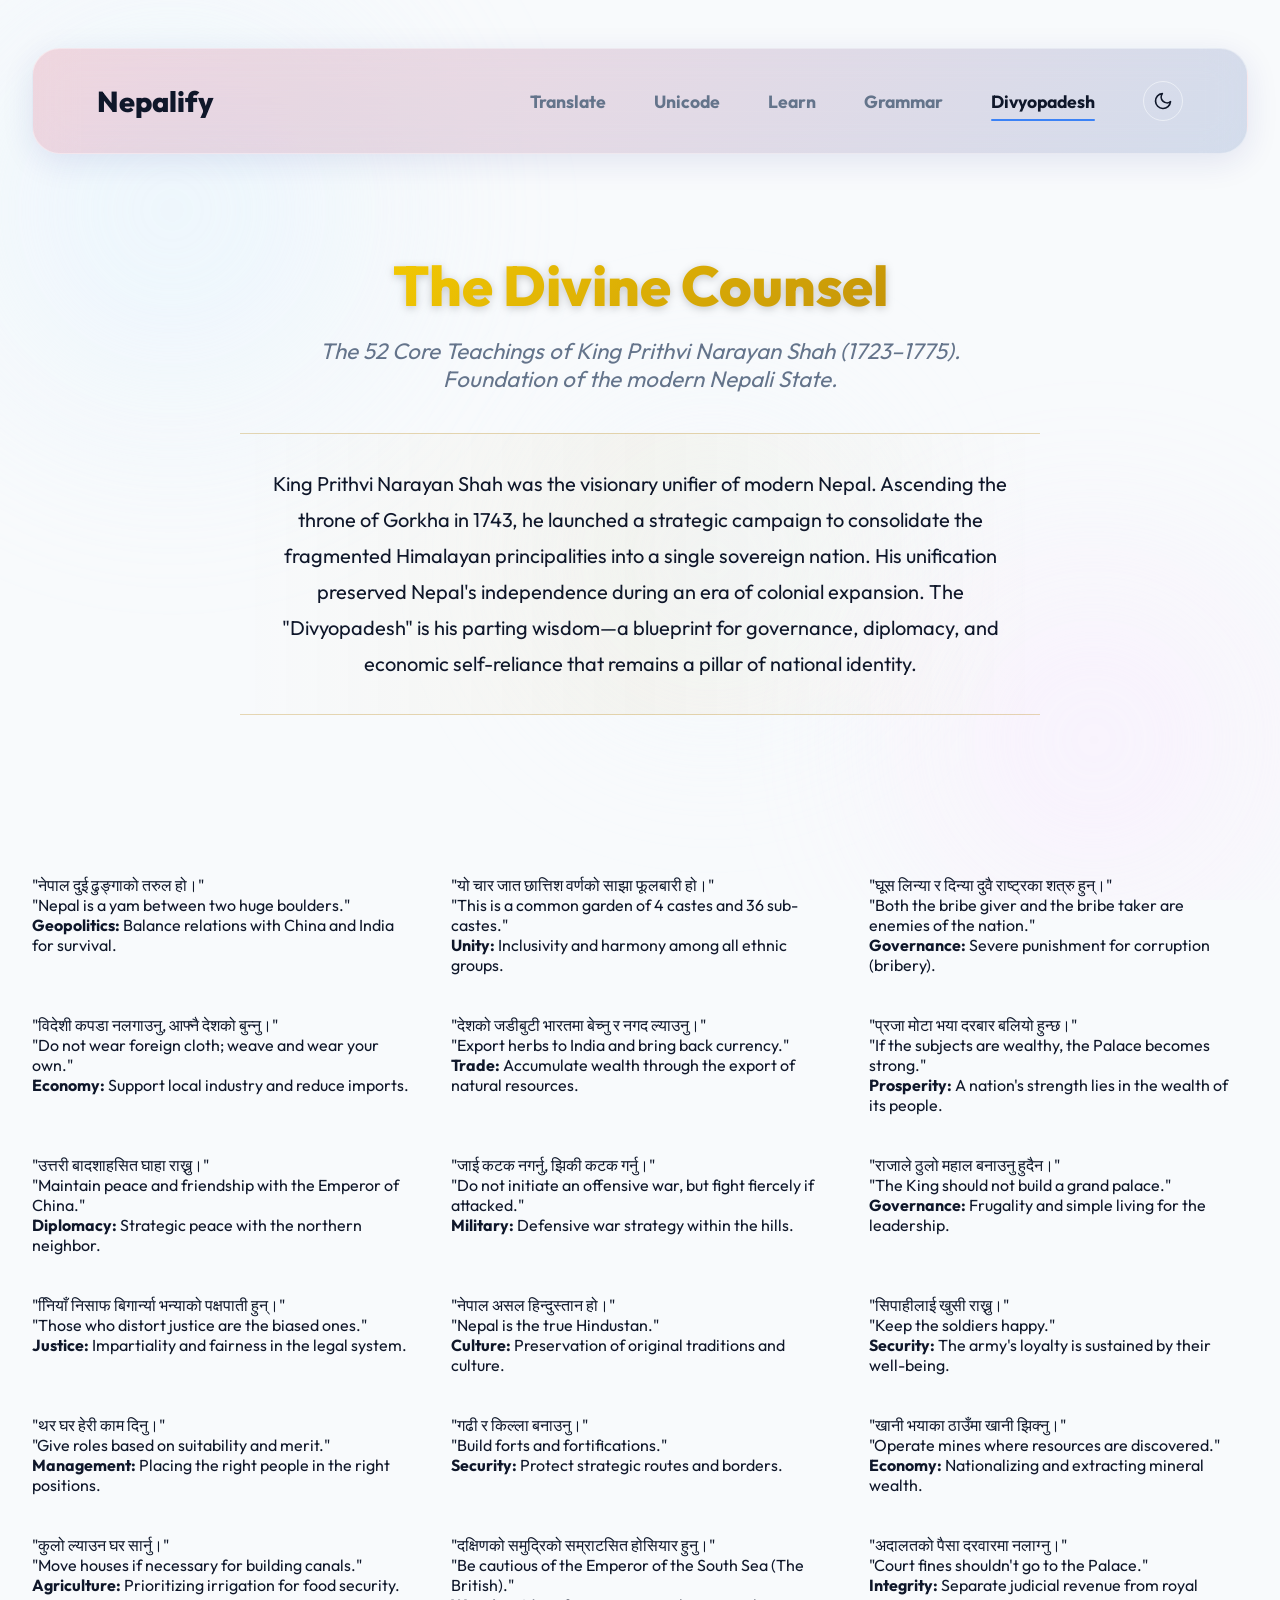
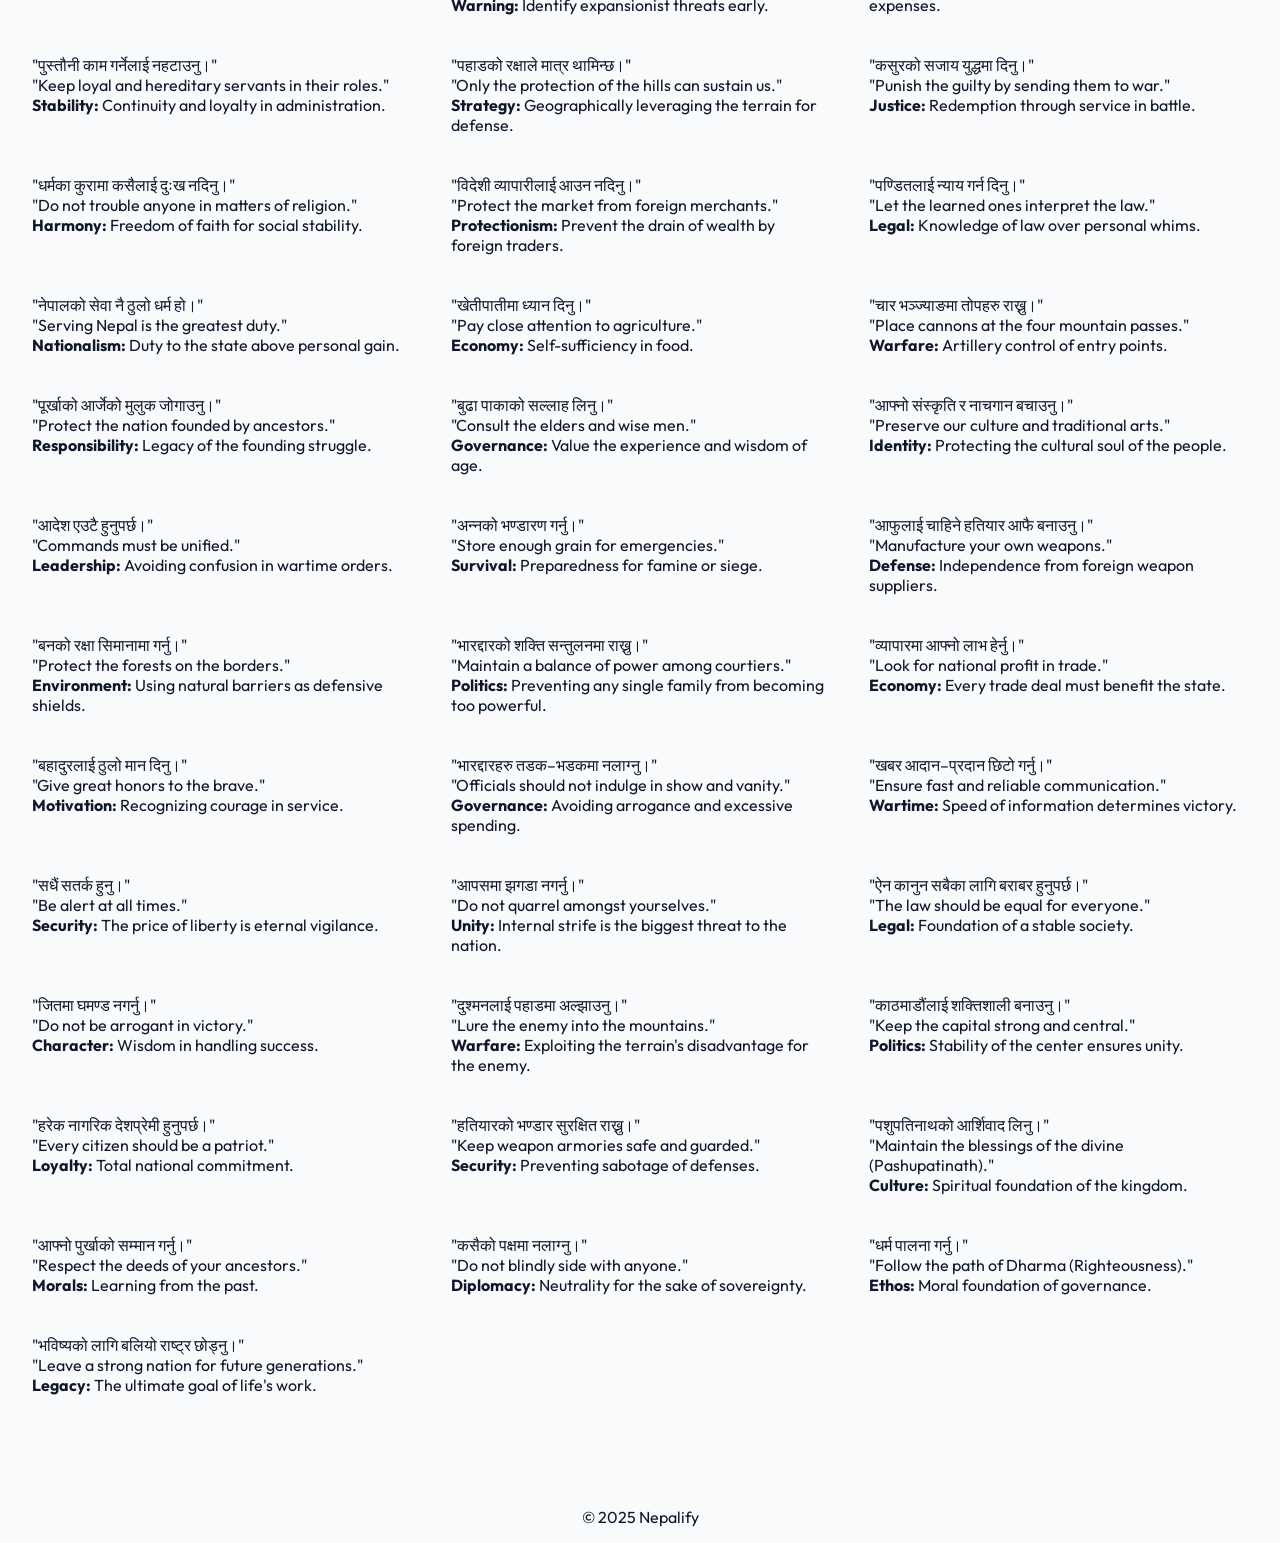
<file: divyopadesh.html>
<!DOCTYPE html>
<html lang="en">

<head>
    <meta charset="UTF-8">
    <meta name="viewport" content="width=device-width, initial-scale=1.0">
    <title>Divyopadesh: Divine Counsel | Nepalify</title>
    <link rel="preconnect" href="https://fonts.googleapis.com">
    <link rel="preconnect" href="https://fonts.gstatic.com" crossorigin>
    <link
        href="https://fonts.googleapis.com/css2?family=Outfit:wght@300;400;500;700&family=Mukta:wght@300;400;600;700;800&display=swap"
        rel="stylesheet">
    <link rel="icon" type="image/png" href="assets/icon.png">
    <link rel="apple-touch-icon" href="assets/icon.png">
    <link rel="manifest" href="manifest.json">
    <link rel="stylesheet" href="style.css">
</head>

<body>
    <div class="background-ambient">
        <div class="orb orb-1"></div>
        <div class="orb orb-2"></div>
        <div class="orb orb-3"></div>
    </div>

    <div class="app-container">
        <!-- NAVBAR -->
        <nav class="navbar fade-in">
            <a href="index.html" class="nav-brand">Nepalify</a>
            <div class="nav-links">
                <a href="translate.html">Translate</a>
                <a href="unicode.html">Unicode</a>
                <a href="learn.html">Learn</a>
                <a href="grammar.html">Grammar</a>
                <a href="divyopadesh.html" class="active">Divyopadesh</a>
                <button id="themeToggle" class="theme-toggle" aria-label="Toggle Dark Mode">
                    <svg xmlns="http://www.w3.org/2000/svg" viewBox="0 0 24 24" fill="none" stroke="currentColor"
                        stroke-width="2" stroke-linecap="round" stroke-linejoin="round" class="feather feather-moon">
                        <path d="M21 12.79A9 9 0 1 1 11.21 3 7 7 0 0 0 21 12.79z"></path>
                    </svg>
                </button>
            </div>
        </nav>

        <!-- HERO -->
        <header class="history-hero fade-in-delay-1">
            <h1 class="royal-title">The Divine Counsel</h1>
            <p class="royal-subtitle">The 52 Core Teachings of King Prithvi Narayan Shah (1723–1775). Foundation of the
                modern Nepali State.</p>

            <div class="royal-bio">
                <p>
                    King Prithvi Narayan Shah was the visionary unifier of modern Nepal. Ascending the throne of Gorkha
                    in
                    1743, he launched a strategic campaign to consolidate the fragmented Himalayan principalities into a
                    single sovereign nation. His unification preserved Nepal's independence during an era of colonial
                    expansion.
                    The "Divyopadesh" is his parting wisdom—a blueprint for governance, diplomacy, and economic
                    self-reliance that remains a pillar of national identity.
                </p>
            </div>
        </header>

        <!-- Main Content -->
        <main class="teachings-grid fade-in-delay-2" style="padding-bottom: 4rem;">

            <!-- 1. The Yam -->
            <article class="teaching-card">
                <div class="teaching-quote-nepali">"नेपाल दुई ढुङ्गाको तरुल हो।"</div>
                <span class="teaching-quote-english">"Nepal is a yam between two huge boulders."</span>
                <div class="teaching-context">
                    <strong>Geopolitics:</strong> Balance relations with China and India for survival.
                </div>
            </article>

            <!-- 2. The Garden -->
            <article class="teaching-card">
                <div class="teaching-quote-nepali">"यो चार जात छात्तिश वर्णको साझा फूलबारी हो।"</div>
                <span class="teaching-quote-english">"This is a common garden of 4 castes and 36 sub-castes."</span>
                <div class="teaching-context">
                    <strong>Unity:</strong> Inclusivity and harmony among all ethnic groups.
                </div>
            </article>

            <!-- 3. Corruption -->
            <article class="teaching-card">
                <div class="teaching-quote-nepali">"घूस लिन्या र दिन्या दुवै राष्ट्रका शत्रु हुन्।"</div>
                <span class="teaching-quote-english">"Both the bribe giver and the bribe taker are enemies of the
                    nation."</span>
                <div class="teaching-context">
                    <strong>Governance:</strong> Severe punishment for corruption (bribery).
                </div>
            </article>

            <!-- 4. Self-Reliance -->
            <article class="teaching-card">
                <div class="teaching-quote-nepali">"विदेशी कपडा नलगाउनु, आफ्नै देशको बुन्नु।"</div>
                <span class="teaching-quote-english">"Do not wear foreign cloth; weave and wear your own."</span>
                <div class="teaching-context">
                    <strong>Economy:</strong> Support local industry and reduce imports.
                </div>
            </article>

            <!-- 5. Export Policy -->
            <article class="teaching-card">
                <div class="teaching-quote-nepali">"देशको जडीबुटी भारतमा बेच्नु र नगद ल्याउनु।"</div>
                <span class="teaching-quote-english">"Export herbs to India and bring back currency."</span>
                <div class="teaching-context">
                    <strong>Trade:</strong> Accumulate wealth through the export of natural resources.
                </div>
            </article>

            <!-- 6. Wealthy Citizens -->
            <article class="teaching-card">
                <div class="teaching-quote-nepali">"प्रजा मोटा भया दरबार बलियो हुन्छ।"</div>
                <span class="teaching-quote-english">"If the subjects are wealthy, the Palace becomes strong."</span>
                <div class="teaching-context">
                    <strong>Prosperity:</strong> A nation's strength lies in the wealth of its people.
                </div>
            </article>

            <!-- 7. China Policy -->
            <article class="teaching-card">
                <div class="teaching-quote-nepali">"उत्तरी बादशाहसित घाहा राख्नु।"</div>
                <span class="teaching-quote-english">"Maintain peace and friendship with the Emperor of China."</span>
                <div class="teaching-context">
                    <strong>Diplomacy:</strong> Strategic peace with the northern neighbor.
                </div>
            </article>

            <!-- 8. Defense Strategy -->
            <article class="teaching-card">
                <div class="teaching-quote-nepali">"जाई कटक नगर्नु, झिकी कटक गर्नु।"</div>
                <span class="teaching-quote-english">"Do not initiate an offensive war, but fight fiercely if
                    attacked."</span>
                <div class="teaching-context">
                    <strong>Military:</strong> Defensive war strategy within the hills.
                </div>
            </article>

            <!-- 9. Palace Thrift -->
            <article class="teaching-card">
                <div class="teaching-quote-nepali">"राजाले ठुलो महाल बनाउनु हुदैन।"</div>
                <span class="teaching-quote-english">"The King should not build a grand palace."</span>
                <div class="teaching-context">
                    <strong>Governance:</strong> Frugality and simple living for the leadership.
                </div>
            </article>

            <!-- 10. Judicial Integrity -->
            <article class="teaching-card">
                <div class="teaching-quote-nepali">"निियाँ निसाफ बिगार्न्या भन्याको पक्षपाती हुन्।"</div>
                <span class="teaching-quote-english">"Those who distort justice are the biased ones."</span>
                <div class="teaching-context">
                    <strong>Justice:</strong> Impartiality and fairness in the legal system.
                </div>
            </article>

            <!-- 11. Identity -->
            <article class="teaching-card">
                <div class="teaching-quote-nepali">"नेपाल असल हिन्दुस्तान हो।"</div>
                <span class="teaching-quote-english">"Nepal is the true Hindustan."</span>
                <div class="teaching-context">
                    <strong>Culture:</strong> Preservation of original traditions and culture.
                </div>
            </article>

            <!-- 12. Military Morale -->
            <article class="teaching-card">
                <div class="teaching-quote-nepali">"सिपाहीलाई खुसी राख्नु।"</div>
                <span class="teaching-quote-english">"Keep the soldiers happy."</span>
                <div class="teaching-context">
                    <strong>Security:</strong> The army's loyalty is sustained by their well-being.
                </div>
            </article>

            <!-- 13. Meritocracy -->
            <article class="teaching-card">
                <div class="teaching-quote-nepali">"थर घर हेरी काम दिनु।"</div>
                <span class="teaching-quote-english">"Give roles based on suitability and merit."</span>
                <div class="teaching-context">
                    <strong>Management:</strong> Placing the right people in the right positions.
                </div>
            </article>

            <!-- 14. Border Forts -->
            <article class="teaching-card">
                <div class="teaching-quote-nepali">"गढी र किल्ला बनाउनु।"</div>
                <span class="teaching-quote-english">"Build forts and fortifications."</span>
                <div class="teaching-context">
                    <strong>Security:</strong> Protect strategic routes and borders.
                </div>
            </article>

            <!-- 15. Resource Priority -->
            <article class="teaching-card">
                <div class="teaching-quote-nepali">"खानी भयाका ठाउँमा खानी झिक्नु।"</div>
                <span class="teaching-quote-english">"Operate mines where resources are discovered."</span>
                <div class="teaching-context">
                    <strong>Economy:</strong> Nationalizing and extracting mineral wealth.
                </div>
            </article>

            <!-- 16. Irrigation Over Housing -->
            <article class="teaching-card">
                <div class="teaching-quote-nepali">"कुलो ल्याउन घर सार्नु।"</div>
                <span class="teaching-quote-english">"Move houses if necessary for building canals."</span>
                <div class="teaching-context">
                    <strong>Agriculture:</strong> Prioritizing irrigation for food security.
                </div>
            </article>

            <!-- 17. Beware the South -->
            <article class="teaching-card">
                <div class="teaching-quote-nepali">"दक्षिणको समुद्रिको सम्राटसित होसियार हुनु।"</div>
                <span class="teaching-quote-english">"Be cautious of the Emperor of the South Sea (The British)."</span>
                <div class="teaching-context">
                    <strong>Warning:</strong> Identify expansionist threats early.
                </div>
            </article>

            <!-- 18. Judicial Independence -->
            <article class="teaching-card">
                <div class="teaching-quote-nepali">"अदालतको पैसा दरवारमा नलाग्नु।"</div>
                <span class="teaching-quote-english">"Court fines shouldn't go to the Palace."</span>
                <div class="teaching-context">
                    <strong>Integrity:</strong> Separate judicial revenue from royal expenses.
                </div>
            </article>

            <!-- 19. Loyal Servants -->
            <article class="teaching-card">
                <div class="teaching-quote-nepali">"पुस्तौनी काम गर्नेलाई नहटाउनु।"</div>
                <span class="teaching-quote-english">"Keep loyal and hereditary servants in their roles."</span>
                <div class="teaching-context">
                    <strong>Stability:</strong> Continuity and loyalty in administration.
                </div>
            </article>

            <!-- 20. Tactical Hills -->
            <article class="teaching-card">
                <div class="teaching-quote-nepali">"पहाडको रक्षाले मात्र थामिन्छ।"</div>
                <span class="teaching-quote-english">"Only the protection of the hills can sustain us."</span>
                <div class="teaching-context">
                    <strong>Strategy:</strong> Geographically leveraging the terrain for defense.
                </div>
            </article>

            <!-- 21. Forgiveness -->
            <article class="teaching-card">
                <div class="teaching-quote-nepali">"कसुरको सजाय युद्धमा दिनु।"</div>
                <span class="teaching-quote-english">"Punish the guilty by sending them to war."</span>
                <div class="teaching-context">
                    <strong>Justice:</strong> Redemption through service in battle.
                </div>
            </article>

            <!-- 22. Religious Respect -->
            <article class="teaching-card">
                <div class="teaching-quote-nepali">"धर्मका कुरामा कसैलाई दुःख नदिनु।"</div>
                <span class="teaching-quote-english">"Do not trouble anyone in matters of religion."</span>
                <div class="teaching-context">
                    <strong>Harmony:</strong> Freedom of faith for social stability.
                </div>
            </article>

            <!-- 23. Economic Shield -->
            <article class="teaching-card">
                <div class="teaching-quote-nepali">"विदेशी व्यापारीलाई आउन नदिनु।"</div>
                <span class="teaching-quote-english">"Protect the market from foreign merchants."</span>
                <div class="teaching-context">
                    <strong>Protectionism:</strong> Prevent the drain of wealth by foreign traders.
                </div>
            </article>

            <!-- 24. Learned Priests -->
            <article class="teaching-card">
                <div class="teaching-quote-nepali">"पण्डितलाई न्याय गर्न दिनु।"</div>
                <span class="teaching-quote-english">"Let the learned ones interpret the law."</span>
                <div class="teaching-context">
                    <strong>Legal:</strong> Knowledge of law over personal whims.
                </div>
            </article>

            <!-- 25. National Pride -->
            <article class="teaching-card">
                <div class="teaching-quote-nepali">"नेपालको सेवा नै ठुलो धर्म हो।"</div>
                <span class="teaching-quote-english">"Serving Nepal is the greatest duty."</span>
                <div class="teaching-context">
                    <strong>Nationalism:</strong> Duty to the state above personal gain.
                </div>
            </article>

            <!-- 26. Agriculture First -->
            <article class="teaching-card">
                <div class="teaching-quote-nepali">"खेतीपातीमा ध्यान दिनु।"</div>
                <span class="teaching-quote-english">"Pay close attention to agriculture."</span>
                <div class="teaching-context">
                    <strong>Economy:</strong> Self-sufficiency in food.
                </div>
            </article>

            <!-- 27. Defensive Terrain -->
            <article class="teaching-card">
                <div class="teaching-quote-nepali">"चार भञ्ज्याङमा तोपहरु राख्नु।"</div>
                <span class="teaching-quote-english">"Place cannons at the four mountain passes."</span>
                <div class="teaching-context">
                    <strong>Warfare:</strong> Artillery control of entry points.
                </div>
            </article>

            <!-- 28. Heritage -->
            <article class="teaching-card">
                <div class="teaching-quote-nepali">"पूर्खाको आर्जेको मुलुक जोगाउनु।"</div>
                <span class="teaching-quote-english">"Protect the nation founded by ancestors."</span>
                <div class="teaching-context">
                    <strong>Responsibility:</strong> Legacy of the founding struggle.
                </div>
            </article>

            <!-- 29. Wise Counsel -->
            <article class="teaching-card">
                <div class="teaching-quote-nepali">"बुढा पाकाको सल्लाह लिनु।"</div>
                <span class="teaching-quote-english">"Consult the elders and wise men."</span>
                <div class="teaching-context">
                    <strong>Governance:</strong> Value the experience and wisdom of age.
                </div>
            </article>

            <!-- 30. Art and Culture -->
            <article class="teaching-card">
                <div class="teaching-quote-nepali">"आफ्नो संस्कृति र नाचगान बचाउनु।"</div>
                <span class="teaching-quote-english">"Preserve our culture and traditional arts."</span>
                <div class="teaching-context">
                    <strong>Identity:</strong> Protecting the cultural soul of the people.
                </div>
            </article>

            <!-- 31. Unified Command -->
            <article class="teaching-card">
                <div class="teaching-quote-nepali">"आदेश एउटै हुनुपर्छ।"</div>
                <span class="teaching-quote-english">"Commands must be unified."</span>
                <div class="teaching-context">
                    <strong>Leadership:</strong> Avoiding confusion in wartime orders.
                </div>
            </article>

            <!-- 32. Logistics -->
            <article class="teaching-card">
                <div class="teaching-quote-nepali">"अन्नको भण्डारण गर्नु।"</div>
                <span class="teaching-quote-english">"Store enough grain for emergencies."</span>
                <div class="teaching-context">
                    <strong>Survival:</strong> Preparedness for famine or siege.
                </div>
            </article>

            <!-- 33. Local Production -->
            <article class="teaching-card">
                <div class="teaching-quote-nepali">"आफुलाई चाहिने हतियार आफै बनाउनु।"</div>
                <span class="teaching-quote-english">"Manufacture your own weapons."</span>
                <div class="teaching-context">
                    <strong>Defense:</strong> Independence from foreign weapon suppliers.
                </div>
            </article>

            <!-- 34. Forest Protection -->
            <article class="teaching-card">
                <div class="teaching-quote-nepali">"बनको रक्षा सिमानामा गर्नु।"</div>
                <span class="teaching-quote-english">"Protect the forests on the borders."</span>
                <div class="teaching-context">
                    <strong>Environment:</strong> Using natural barriers as defensive shields.
                </div>
            </article>

            <!-- 35. Balanced Power -->
            <article class="teaching-card">
                <div class="teaching-quote-nepali">"भारद्दारको शक्ति सन्तुलनमा राख्नु।"</div>
                <span class="teaching-quote-english">"Maintain a balance of power among courtiers."</span>
                <div class="teaching-context">
                    <strong>Politics:</strong> Preventing any single family from becoming too powerful.
                </div>
            </article>

            <!-- 36. Strategic Trade -->
            <article class="teaching-card">
                <div class="teaching-quote-nepali">"व्यापारमा आफ्नो लाभ हेर्नु।"</div>
                <span class="teaching-quote-english">"Look for national profit in trade."</span>
                <div class="teaching-context">
                    <strong>Economy:</strong> Every trade deal must benefit the state.
                </div>
            </article>

            <!-- 37. Bravery rewarded -->
            <article class="teaching-card">
                <div class="teaching-quote-nepali">"बहादुरलाई ठुलो मान दिनु।"</div>
                <span class="teaching-quote-english">"Give great honors to the brave."</span>
                <div class="teaching-context">
                    <strong>Motivation:</strong> Recognizing courage in service.
                </div>
            </article>

            <!-- 38. Frugal Elite -->
            <article class="teaching-card">
                <div class="teaching-quote-nepali">"भारद्दारहरु तडक–भडकमा नलाग्नु।"</div>
                <span class="teaching-quote-english">"Officials should not indulge in show and vanity."</span>
                <div class="teaching-context">
                    <strong>Governance:</strong> Avoiding arrogance and excessive spending.
                </div>
            </article>

            <!-- 39. Communication -->
            <article class="teaching-card">
                <div class="teaching-quote-nepali">"खबर आदान–प्रदान छिटो गर्नु।"</div>
                <span class="teaching-quote-english">"Ensure fast and reliable communication."</span>
                <div class="teaching-context">
                    <strong>Wartime:</strong> Speed of information determines victory.
                </div>
            </article>

            <!-- 40. Constant Vigilance -->
            <article class="teaching-card">
                <div class="teaching-quote-nepali">"सधैं सतर्क हुनु।"</div>
                <span class="teaching-quote-english">"Be alert at all times."</span>
                <div class="teaching-context">
                    <strong>Security:</strong> The price of liberty is eternal vigilance.
                </div>
            </article>

            <!-- 41. Internal Harmony -->
            <article class="teaching-card">
                <div class="teaching-quote-nepali">"आपसमा झगडा नगर्नु।"</div>
                <span class="teaching-quote-english">"Do not quarrel amongst yourselves."</span>
                <div class="teaching-context">
                    <strong>Unity:</strong> Internal strife is the biggest threat to the nation.
                </div>
            </article>

            <!-- 42. Sovereign Law -->
            <article class="teaching-card">
                <div class="teaching-quote-nepali">"ऐन कानुन सबैका लागि बराबर हुनुपर्छ।"</div>
                <span class="teaching-quote-english">"The law should be equal for everyone."</span>
                <div class="teaching-context">
                    <strong>Legal:</strong> Foundation of a stable society.
                </div>
            </article>

            <!-- 43. Humility in Victory -->
            <article class="teaching-card">
                <div class="teaching-quote-nepali">"जितमा घमण्ड नगर्नु।"</div>
                <span class="teaching-quote-english">"Do not be arrogant in victory."</span>
                <div class="teaching-context">
                    <strong>Character:</strong> Wisdom in handling success.
                </div>
            </article>

            <!-- 44. Strategic Retreat -->
            <article class="teaching-card">
                <div class="teaching-quote-nepali">"दुश्मनलाई पहाडमा अल्झाउनु।"</div>
                <span class="teaching-quote-english">"Lure the enemy into the mountains."</span>
                <div class="teaching-context">
                    <strong>Warfare:</strong> Exploiting the terrain's disadvantage for the enemy.
                </div>
            </article>

            <!-- 45. Kathmandu as Heart -->
            <article class="teaching-card">
                <div class="teaching-quote-nepali">"काठमाडौंलाई शक्तिशाली बनाउनु।"</div>
                <span class="teaching-quote-english">"Keep the capital strong and central."</span>
                <div class="teaching-context">
                    <strong>Politics:</strong> Stability of the center ensures unity.
                </div>
            </article>

            <!-- 46. Citizen Soldiers -->
            <article class="teaching-card">
                <div class="teaching-quote-nepali">"हरेक नागरिक देशप्रेमी हुनुपर्छ।"</div>
                <span class="teaching-quote-english">"Every citizen should be a patriot."</span>
                <div class="teaching-context">
                    <strong>Loyalty:</strong> Total national commitment.
                </div>
            </article>

            <!-- 47. Arms Storage -->
            <article class="teaching-card">
                <div class="teaching-quote-nepali">"हतियारको भण्डार सुरक्षित राख्नु।"</div>
                <span class="teaching-quote-english">"Keep weapon armories safe and guarded."</span>
                <div class="teaching-context">
                    <strong>Security:</strong> Preventing sabotage of defenses.
                </div>
            </article>

            <!-- 48. Spiritual Strength -->
            <article class="teaching-card">
                <div class="teaching-quote-nepali">"पशुपतिनाथको आर्शिवाद लिनु।"</div>
                <span class="teaching-quote-english">"Maintain the blessings of the divine (Pashupatinath)."</span>
                <div class="teaching-context">
                    <strong>Culture:</strong> Spiritual foundation of the kingdom.
                </div>
            </article>

            <!-- 49. Respect Ancestry -->
            <article class="teaching-card">
                <div class="teaching-quote-nepali">"आफ्नो पुर्खाको सम्मान गर्नु।"</div>
                <span class="teaching-quote-english">"Respect the deeds of your ancestors."</span>
                <div class="teaching-context">
                    <strong>Morals:</strong> Learning from the past.
                </div>
            </article>

            <!-- 50. Non-Alignment -->
            <article class="teaching-card">
                <div class="teaching-quote-nepali">"कसैको पक्षमा नलाग्नु।"</div>
                <span class="teaching-quote-english">"Do not blindly side with anyone."</span>
                <div class="teaching-context">
                    <strong>Diplomacy:</strong> Neutrality for the sake of sovereignty.
                </div>
            </article>

            <!-- 51. Universal Dharma -->
            <article class="teaching-card">
                <div class="teaching-quote-nepali">"धर्म पालना गर्नु।"</div>
                <span class="teaching-quote-english">"Follow the path of Dharma (Righteousness)."</span>
                <div class="teaching-context">
                    <strong>Ethos:</strong> Moral foundation of governance.
                </div>
            </article>

            <!-- 52. Safe Future -->
            <article class="teaching-card">
                <div class="teaching-quote-nepali">"भविष्यको लागि बलियो राष्ट्र छोड्नु।"</div>
                <span class="teaching-quote-english">"Leave a strong nation for future generations."</span>
                <div class="teaching-context">
                    <strong>Legacy:</strong> The ultimate goal of life's work.
                </div>
            </article>

        </main>

        <footer class="fade-in-delay-2">
            <p>&copy; 2025 Nepalify</p>
        </footer>
    </div>

    <script src="script.js"></script>
</body>

</html>
</file>
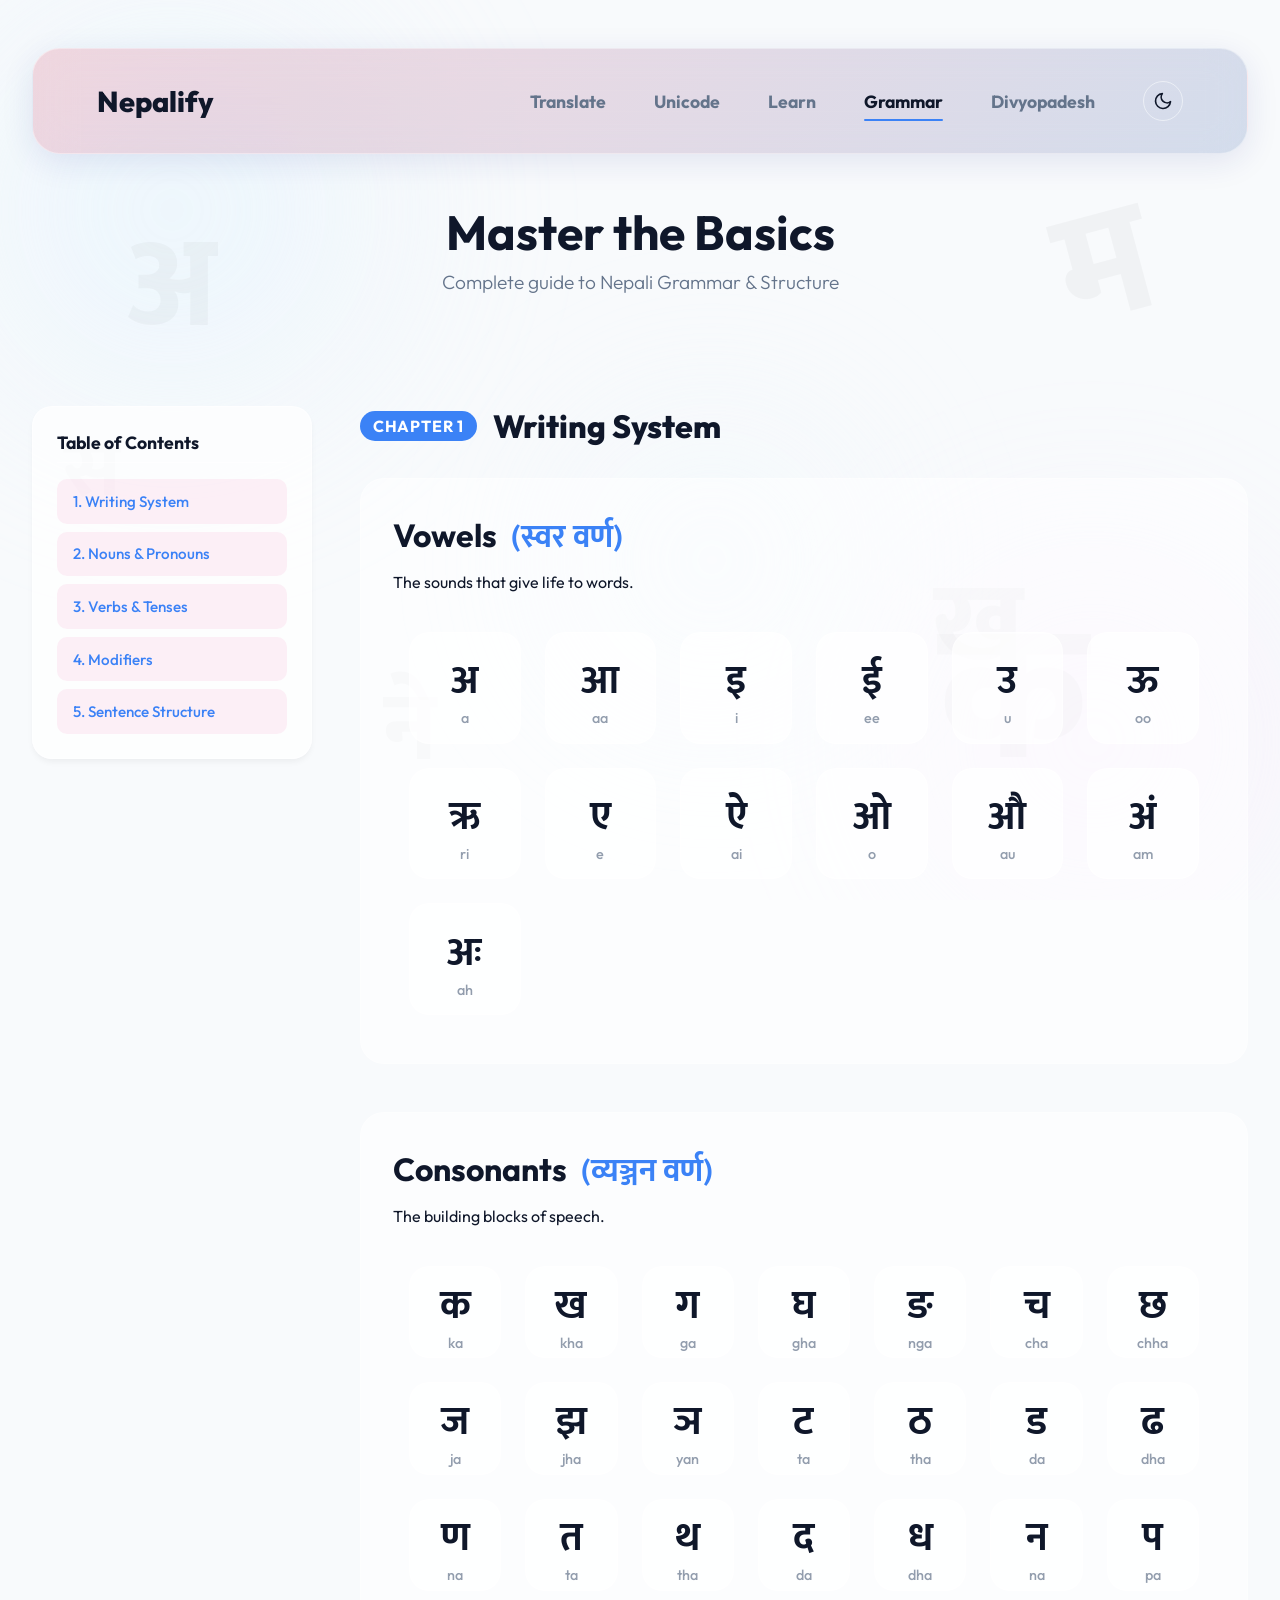
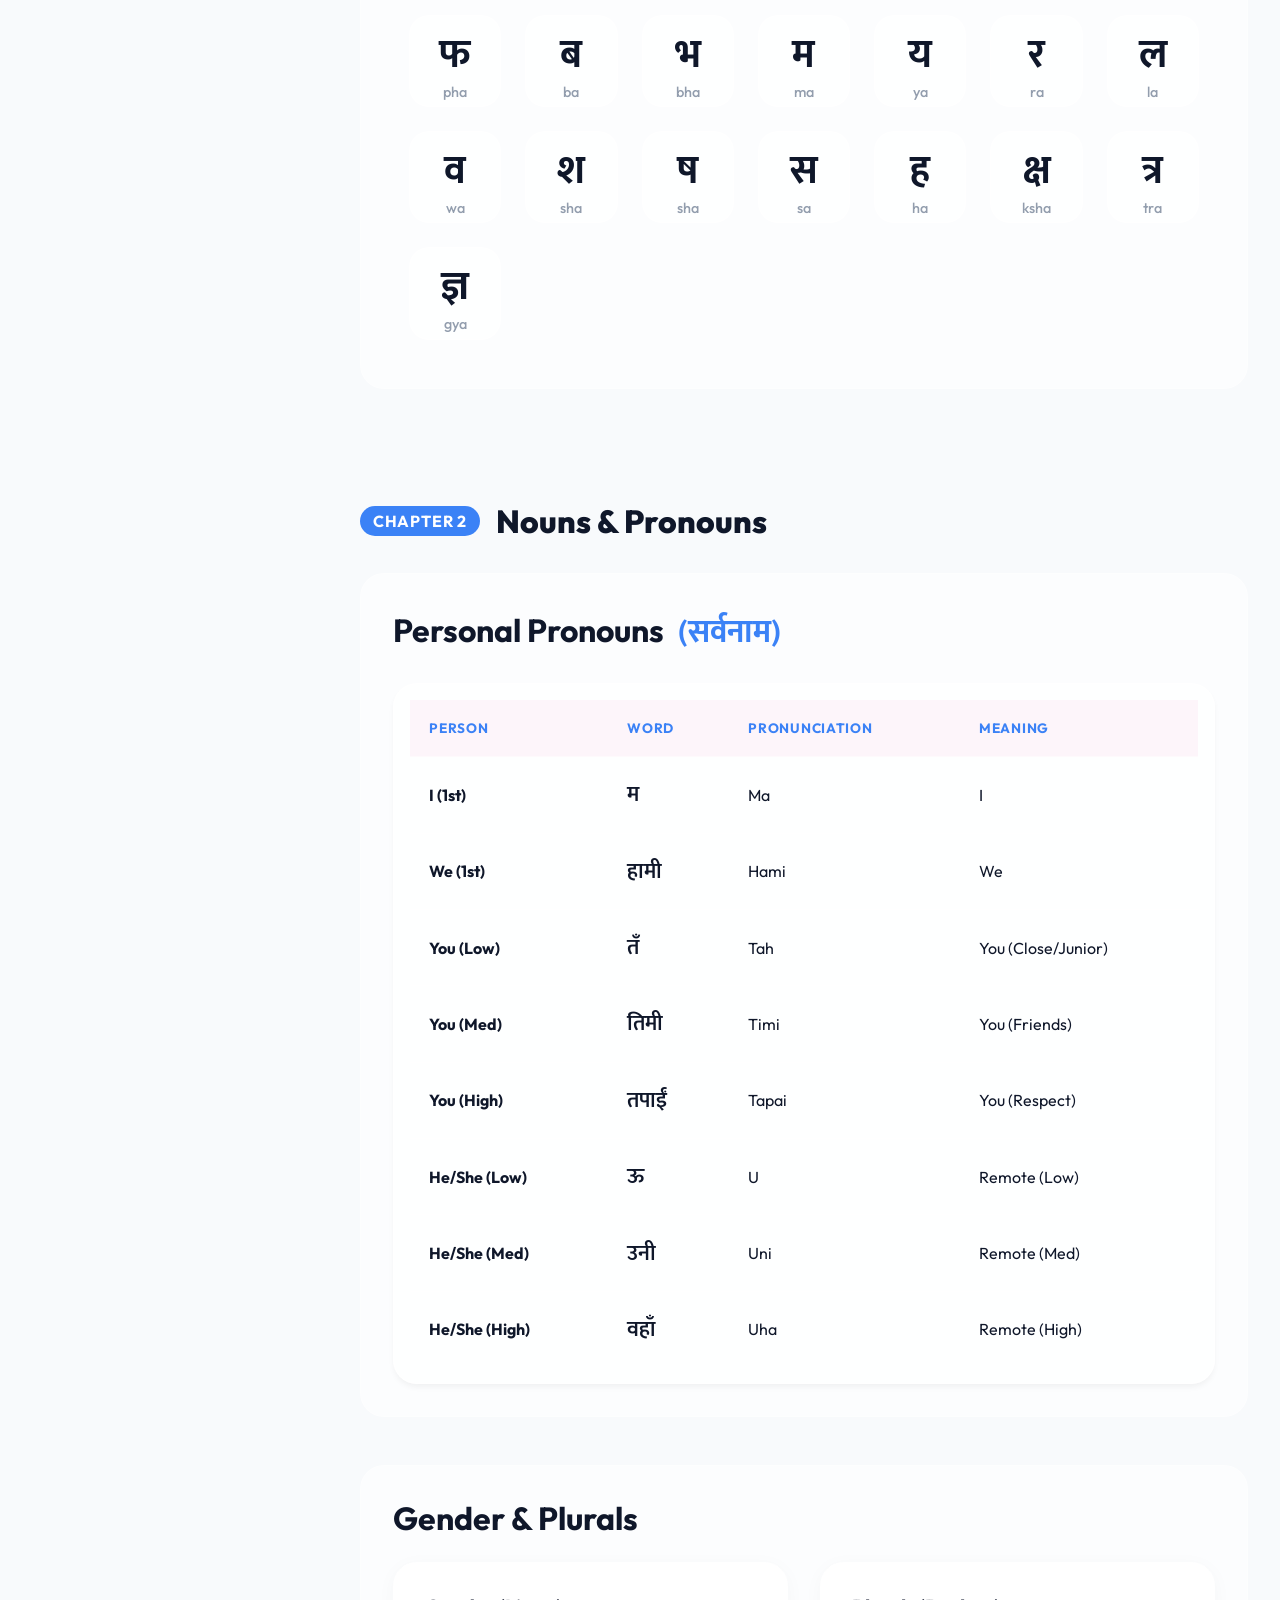
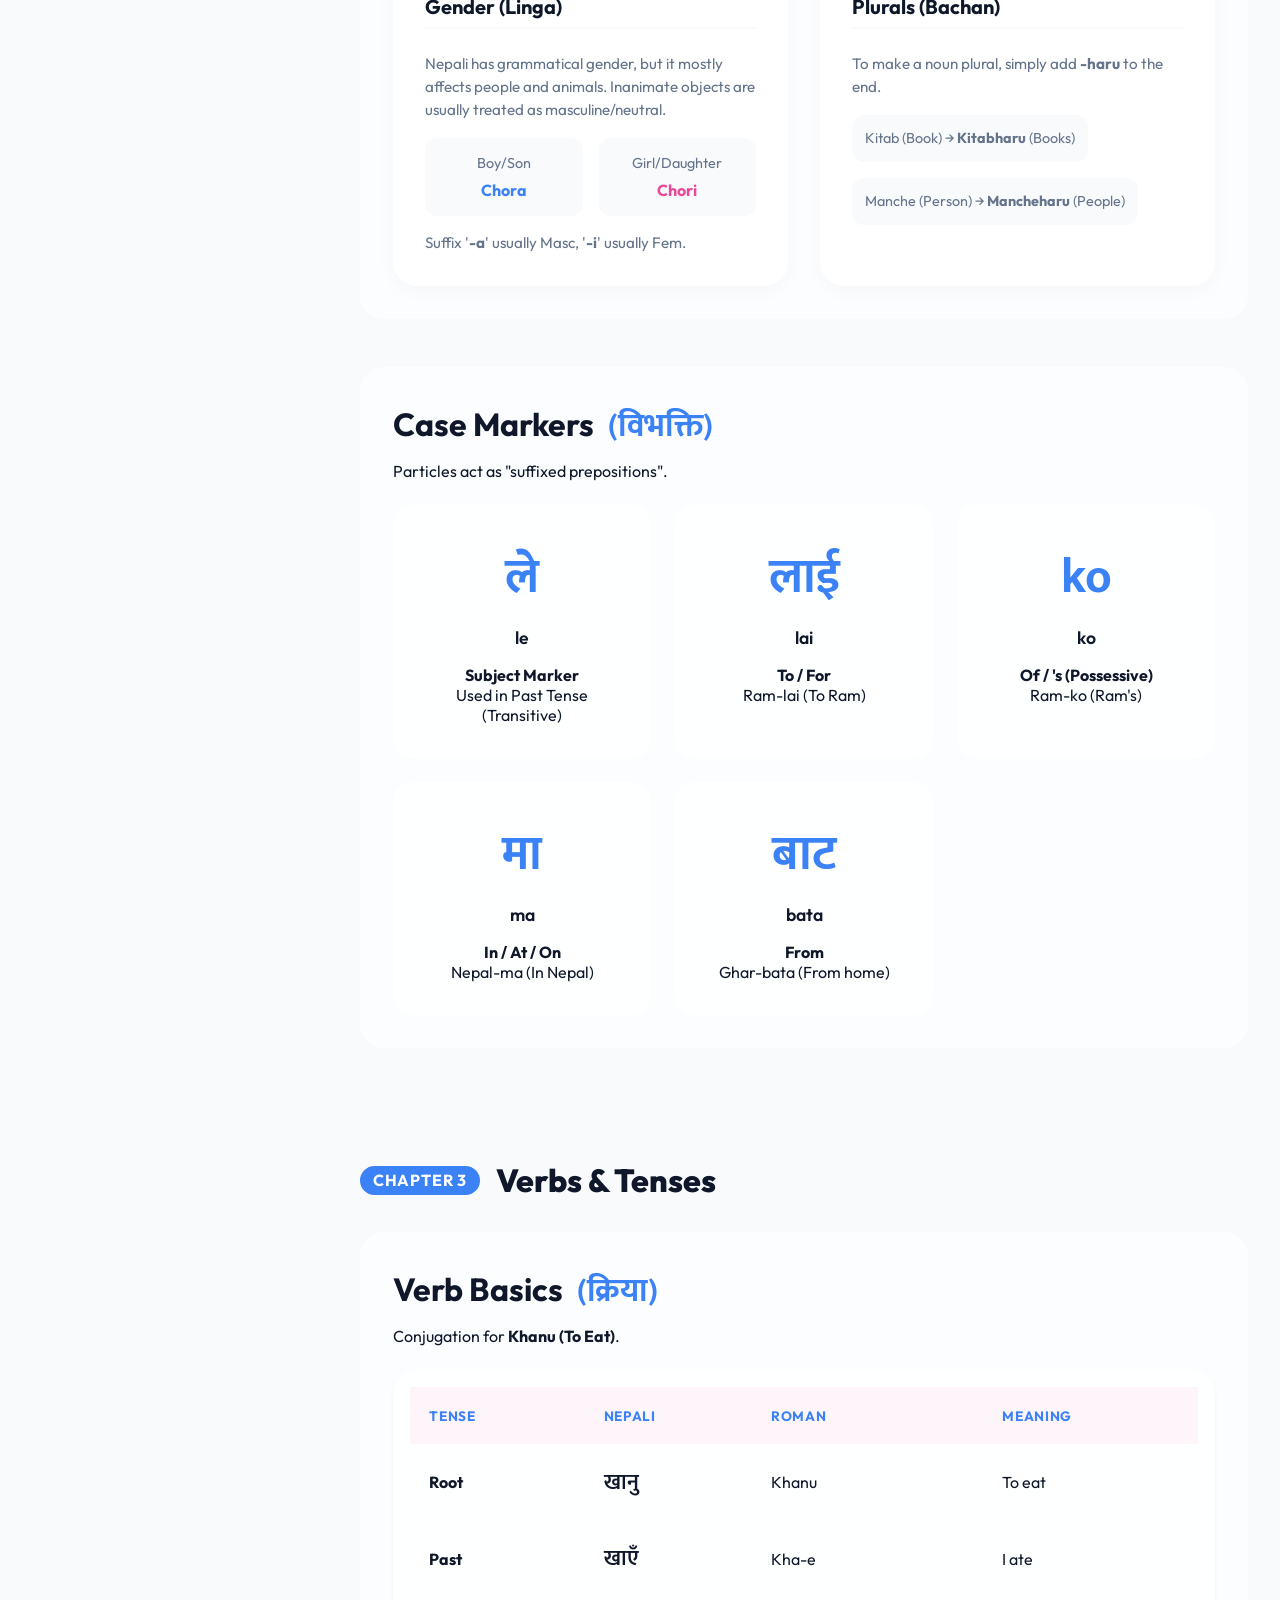
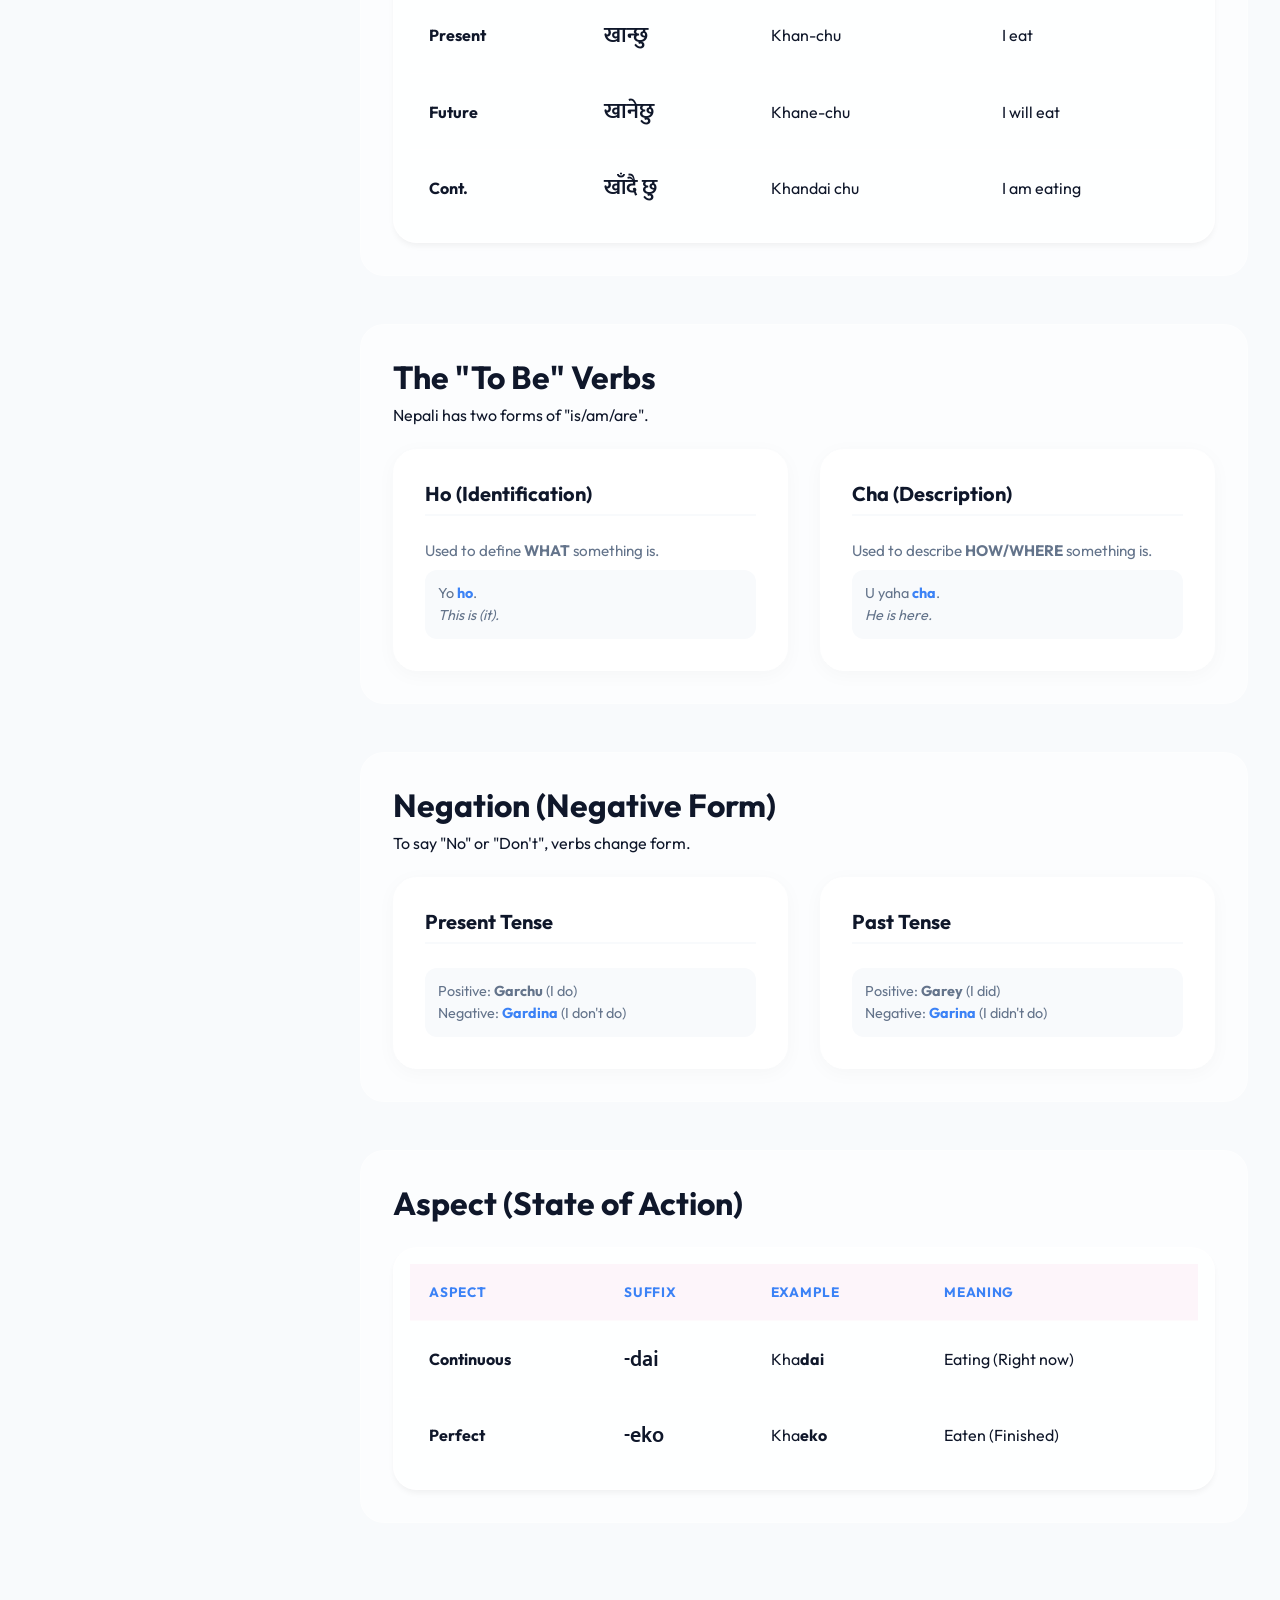
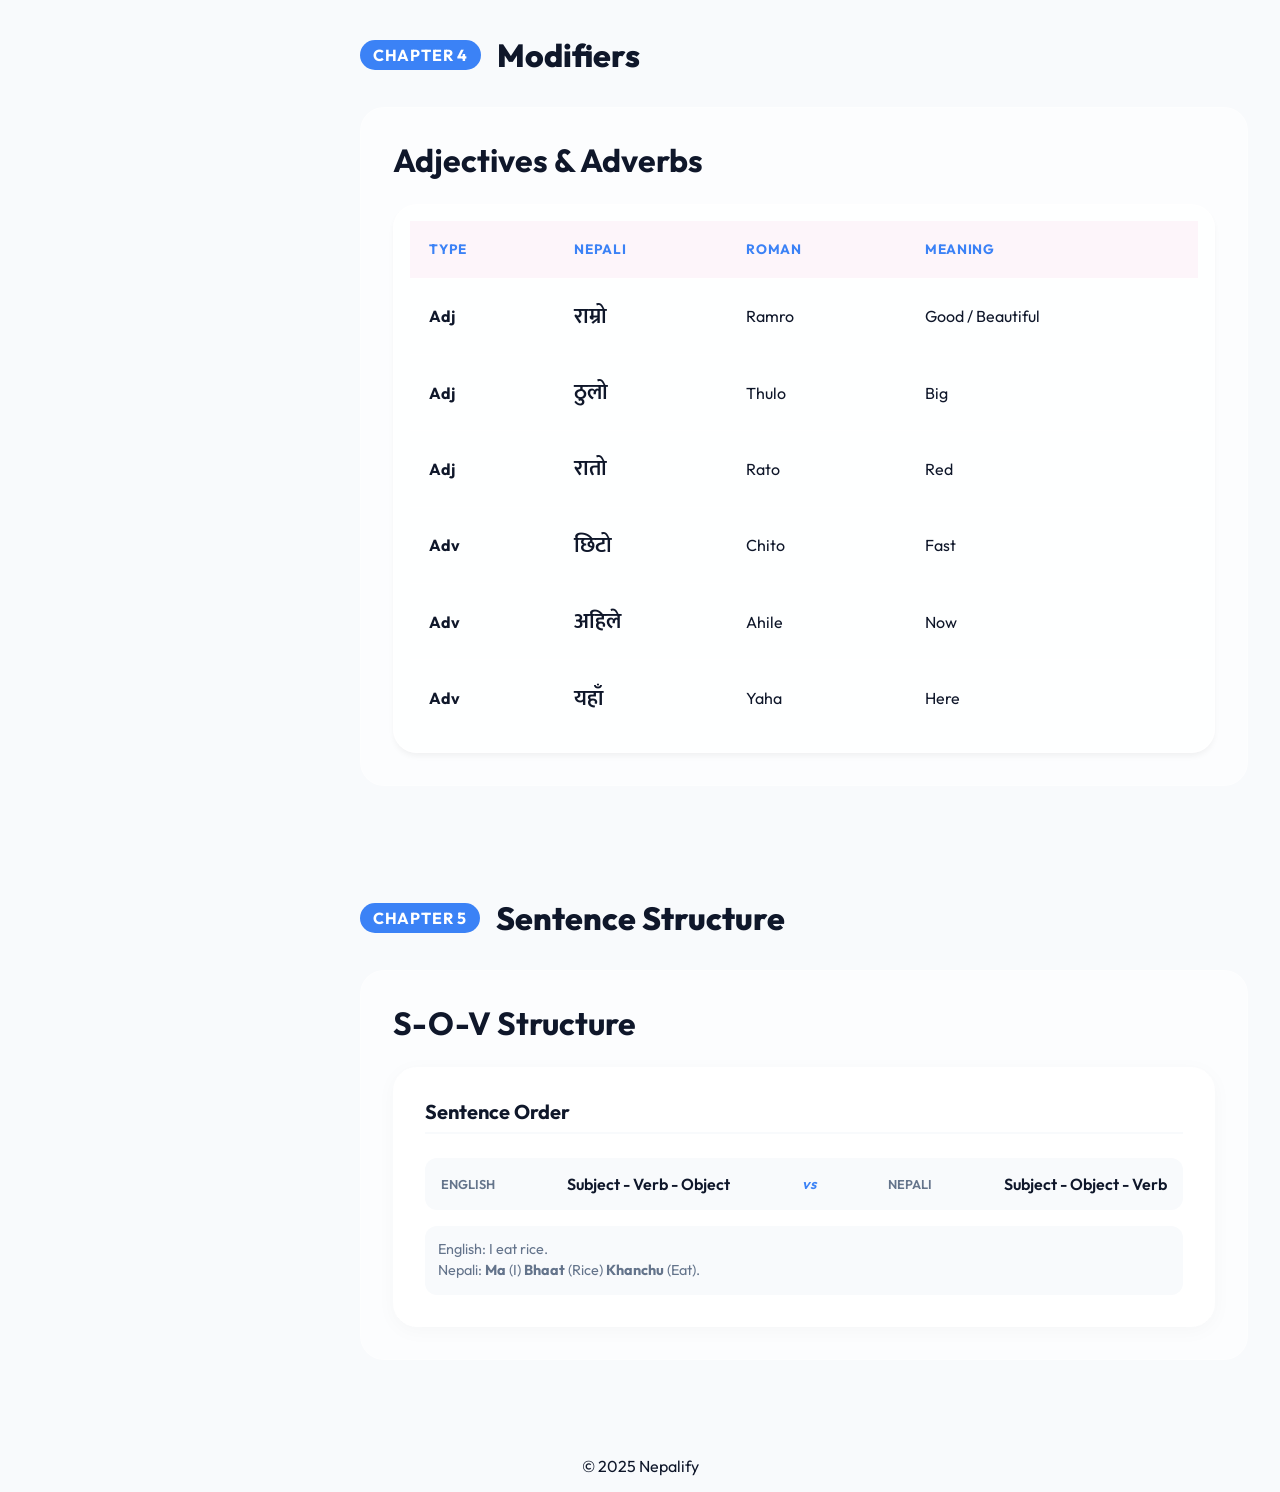
<file: grammar.html>
<!DOCTYPE html>
<html lang="en">

<head>
    <meta charset="UTF-8">
    <meta name="viewport" content="width=device-width, initial-scale=1.0">
    <title>Master Nepali Grammar | Nepalify</title>
    <link rel="preconnect" href="https://fonts.googleapis.com">
    <link rel="preconnect" href="https://fonts.gstatic.com" crossorigin>
    <link
        href="https://fonts.googleapis.com/css2?family=Outfit:wght@300;400;500;700&family=Mukta:wght@300;400;600;700;800&display=swap"
        rel="stylesheet">
    <link rel="icon" type="image/png" href="assets/icon.png">
    <link rel="apple-touch-icon" href="assets/icon.png">
    <link rel="manifest" href="manifest.json">
    <link rel="stylesheet" href="style.css">
</head>

<body>
    <div class="background-ambient">
        <div class="orb orb-1"></div>
        <div class="orb orb-2"></div>
        <div class="orb orb-3"></div>
        <div class="floating-letter letter-1">अ</div>
        <div class="floating-letter letter-2">क</div>
        <div class="floating-letter letter-3">ने</div>
        <div class="floating-letter letter-4">म</div>
        <div class="floating-letter letter-5">ख</div>
        <div class="floating-letter letter-6">स</div>
    </div>

    <div class="app-container">
        <nav class="navbar fade-in">
            <a href="index.html" class="nav-brand">Nepalify</a>
            <div class="nav-links">
                <a href="translate.html">Translate</a>
                <a href="unicode.html">Unicode</a>
                <a href="learn.html">Learn</a>
                <a href="grammar.html" class="active">Grammar</a>
                <a href="divyopadesh.html">Divyopadesh</a>
                <button id="themeToggle" class="theme-toggle" aria-label="Toggle Dark Mode">
                    <svg xmlns="http://www.w3.org/2000/svg" viewBox="0 0 24 24" fill="none" stroke="currentColor"
                        stroke-width="2" stroke-linecap="round" stroke-linejoin="round" class="feather feather-moon">
                        <path d="M21 12.79A9 9 0 1 1 11.21 3 7 7 0 0 0 21 12.79z"></path>
                    </svg>
                </button>
            </div>
        </nav>

        <header class="page-hero fade-in-delay-1 center-hero">
            <h1>Master the Basics</h1>
            <p class="subtitle">Complete guide to Nepali Grammar & Structure</p>
        </header>

        <main class="grammar-content fade-in-delay-2">

            <!-- SIDEBAR NAV -->
            <aside class="grammar-sidebar">
                <h3>Table of Contents</h3>
                <ul class="toc-list">
                    <li><a href="#chap-1" class="active">1. Writing System</a></li>
                    <li><a href="#chap-2">2. Nouns & Pronouns</a></li>
                    <li><a href="#chap-3">3. Verbs & Tenses</a></li>
                    <li><a href="#chap-4">4. Modifiers</a></li>
                    <li><a href="#chap-5">5. Sentence Structure</a></li>
                </ul>
            </aside>

            <!-- MAIN CONTENT -->
            <div class="grammar-main-area">

                <!-- CHAPTER 1 -->
                <article id="chap-1" class="chapter-block">
                    <div class="chapter-title">
                        <span class="chapter-number">Chapter 1</span>
                        Writing System
                    </div>

                    <!-- Vowels -->
                    <section class="grammar-section-block">
                        <div class="section-header">
                            <h2>Vowels <span class="nepali-sub">(स्वर वर्ण)</span></h2>
                            <p>The sounds that give life to words.</p>
                        </div>
                        <div class="alphabet-grid">
                            <div class="letter-card"><span class="l-nepali">अ</span><span class="l-roman">a</span></div>
                            <div class="letter-card"><span class="l-nepali">आ</span><span class="l-roman">aa</span>
                            </div>
                            <div class="letter-card"><span class="l-nepali">इ</span><span class="l-roman">i</span></div>
                            <div class="letter-card"><span class="l-nepali">ई</span><span class="l-roman">ee</span>
                            </div>
                            <div class="letter-card"><span class="l-nepali">उ</span><span class="l-roman">u</span></div>
                            <div class="letter-card"><span class="l-nepali">ऊ</span><span class="l-roman">oo</span>
                            </div>
                            <div class="letter-card"><span class="l-nepali">ऋ</span><span class="l-roman">ri</span>
                            </div>
                            <div class="letter-card"><span class="l-nepali">ए</span><span class="l-roman">e</span></div>
                            <div class="letter-card"><span class="l-nepali">ऐ</span><span class="l-roman">ai</span>
                            </div>
                            <div class="letter-card"><span class="l-nepali">ओ</span><span class="l-roman">o</span></div>
                            <div class="letter-card"><span class="l-nepali">औ</span><span class="l-roman">au</span>
                            </div>
                            <div class="letter-card"><span class="l-nepali">अं</span><span class="l-roman">am</span>
                            </div>
                            <div class="letter-card"><span class="l-nepali">अः</span><span class="l-roman">ah</span>
                            </div>
                        </div>
                    </section>

                    <!-- Consonants -->
                    <section class="grammar-section-block">
                        <div class="section-header">
                            <h2>Consonants <span class="nepali-sub">(व्यञ्जन वर्ण)</span></h2>
                            <p>The building blocks of speech.</p>
                        </div>
                        <div class="alphabet-grid compact-grid">
                            <!-- Ka Varga -->
                            <div class="letter-card"><span class="l-nepali">क</span><span class="l-roman">ka</span>
                            </div>
                            <div class="letter-card"><span class="l-nepali">ख</span><span class="l-roman">kha</span>
                            </div>
                            <div class="letter-card"><span class="l-nepali">ग</span><span class="l-roman">ga</span>
                            </div>
                            <div class="letter-card"><span class="l-nepali">घ</span><span class="l-roman">gha</span>
                            </div>
                            <div class="letter-card"><span class="l-nepali">ङ</span><span class="l-roman">nga</span>
                            </div>
                            <!-- Cha Varga -->
                            <div class="letter-card"><span class="l-nepali">च</span><span class="l-roman">cha</span>
                            </div>
                            <div class="letter-card"><span class="l-nepali">छ</span><span class="l-roman">chha</span>
                            </div>
                            <div class="letter-card"><span class="l-nepali">ज</span><span class="l-roman">ja</span>
                            </div>
                            <div class="letter-card"><span class="l-nepali">झ</span><span class="l-roman">jha</span>
                            </div>
                            <div class="letter-card"><span class="l-nepali">ञ</span><span class="l-roman">yan</span>
                            </div>
                            <!-- Others simplified for length -->
                            <div class="letter-card"><span class="l-nepali">ट</span><span class="l-roman">ta</span>
                            </div>
                            <div class="letter-card"><span class="l-nepali">ठ</span><span class="l-roman">tha</span>
                            </div>
                            <div class="letter-card"><span class="l-nepali">ड</span><span class="l-roman">da</span>
                            </div>
                            <div class="letter-card"><span class="l-nepali">ढ</span><span class="l-roman">dha</span>
                            </div>
                            <div class="letter-card"><span class="l-nepali">ण</span><span class="l-roman">na</span>
                            </div>
                            <div class="letter-card"><span class="l-nepali">त</span><span class="l-roman">ta</span>
                            </div>
                            <div class="letter-card"><span class="l-nepali">थ</span><span class="l-roman">tha</span>
                            </div>
                            <div class="letter-card"><span class="l-nepali">द</span><span class="l-roman">da</span>
                            </div>
                            <div class="letter-card"><span class="l-nepali">ध</span><span class="l-roman">dha</span>
                            </div>
                            <div class="letter-card"><span class="l-nepali">न</span><span class="l-roman">na</span>
                            </div>
                            <div class="letter-card"><span class="l-nepali">प</span><span class="l-roman">pa</span>
                            </div>
                            <div class="letter-card"><span class="l-nepali">फ</span><span class="l-roman">pha</span>
                            </div>
                            <div class="letter-card"><span class="l-nepali">ब</span><span class="l-roman">ba</span>
                            </div>
                            <div class="letter-card"><span class="l-nepali">भ</span><span class="l-roman">bha</span>
                            </div>
                            <div class="letter-card"><span class="l-nepali">म</span><span class="l-roman">ma</span>
                            </div>
                            <div class="letter-card"><span class="l-nepali">य</span><span class="l-roman">ya</span>
                            </div>
                            <div class="letter-card"><span class="l-nepali">र</span><span class="l-roman">ra</span>
                            </div>
                            <div class="letter-card"><span class="l-nepali">ल</span><span class="l-roman">la</span>
                            </div>
                            <div class="letter-card"><span class="l-nepali">व</span><span class="l-roman">wa</span>
                            </div>
                            <div class="letter-card"><span class="l-nepali">श</span><span class="l-roman">sha</span>
                            </div>
                            <div class="letter-card"><span class="l-nepali">ष</span><span class="l-roman">sha</span>
                            </div>
                            <div class="letter-card"><span class="l-nepali">स</span><span class="l-roman">sa</span>
                            </div>
                            <div class="letter-card"><span class="l-nepali">ह</span><span class="l-roman">ha</span>
                            </div>
                            <div class="letter-card"><span class="l-nepali">क्ष</span><span class="l-roman">ksha</span>
                            </div>
                            <div class="letter-card"><span class="l-nepali">त्र</span><span class="l-roman">tra</span>
                            </div>
                            <div class="letter-card"><span class="l-nepali">ज्ञ</span><span class="l-roman">gya</span>
                            </div>
                        </div>
                    </section>
                </article>

                <!-- CHAPTER 2 -->
                <article id="chap-2" class="chapter-block">
                    <div class="chapter-title">
                        <span class="chapter-number">Chapter 2</span>
                        Nouns & Pronouns
                    </div>

                    <!-- Personal Pronouns -->
                    <section class="grammar-section-block">
                        <div class="section-header">
                            <h2>Personal Pronouns <span class="nepali-sub">(सर्वनाम)</span></h2>
                        </div>
                        <div class="grammar-table-container">
                            <table class="grammar-table">
                                <thead>
                                    <tr>
                                        <th>Person</th>
                                        <th>Word</th>
                                        <th>Pronunciation</th>
                                        <th>Meaning</th>
                                    </tr>
                                </thead>
                                <tbody>
                                    <tr>
                                        <td><strong>I (1st)</strong></td>
                                        <td class="nepali-cell">म</td>
                                        <td>Ma</td>
                                        <td>I</td>
                                    </tr>
                                    <tr>
                                        <td><strong>We (1st)</strong></td>
                                        <td class="nepali-cell">हामी</td>
                                        <td>Hami</td>
                                        <td>We</td>
                                    </tr>
                                    <tr>
                                        <td><strong>You (Low)</strong></td>
                                        <td class="nepali-cell">तँ</td>
                                        <td>Tah</td>
                                        <td>You (Close/Junior)</td>
                                    </tr>
                                    <tr>
                                        <td><strong>You (Med)</strong></td>
                                        <td class="nepali-cell">तिमी</td>
                                        <td>Timi</td>
                                        <td>You (Friends)</td>
                                    </tr>
                                    <tr>
                                        <td><strong>You (High)</strong></td>
                                        <td class="nepali-cell">तपाईं</td>
                                        <td>Tapai</td>
                                        <td>You (Respect)</td>
                                    </tr>
                                    <tr>
                                        <td><strong>He/She (Low)</strong></td>
                                        <td class="nepali-cell">ऊ</td>
                                        <td>U</td>
                                        <td>Remote (Low)</td>
                                    </tr>
                                    <tr>
                                        <td><strong>He/She (Med)</strong></td>
                                        <td class="nepali-cell">उनी</td>
                                        <td>Uni</td>
                                        <td>Remote (Med)</td>
                                    </tr>
                                    <tr>
                                        <td><strong>He/She (High)</strong></td>
                                        <td class="nepali-cell">वहाँ</td>
                                        <td>Uha</td>
                                        <td>Remote (High)</td>
                                    </tr>
                                </tbody>
                            </table>
                        </div>
                    </section>

                    <!-- Gender & Plural -->
                    <section class="grammar-section-block">
                        <div class="section-header">
                            <h2>Gender & Plurals</h2>
                        </div>
                        <div class="rules-grid">
                            <div class="rule-card">
                                <h3>Gender (Linga)</h3>
                                <p class="rule-desc">Nepali has grammatical gender, but it mostly affects people and
                                    animals. Inanimate objects are usually treated as masculine/neutral.</p>
                                <div class="gender-split" style="margin-top:1rem;">
                                    <div class="masc">
                                        <span>Boy/Son</span>
                                        <strong>Chora</strong>
                                    </div>
                                    <div class="fem">
                                        <span>Girl/Daughter</span>
                                        <strong>Chori</strong>
                                    </div>
                                </div>
                                <p class="rule-desc">Suffix '<strong>-a</strong>' usually Masc, '<strong>-i</strong>'
                                    usually Fem.</p>
                            </div>
                            <div class="rule-card">
                                <h3>Plurals (Bachan)</h3>
                                <p class="rule-desc">To make a noun plural, simply add <strong>-haru</strong> to the
                                    end.</p>
                                <div style="margin-top:1rem; display:flex; gap:1rem; flex-wrap:wrap;">
                                    <div class="particle-example">Kitab (Book) &rarr; <strong>Kitabharu</strong> (Books)
                                    </div>
                                    <div class="particle-example">Manche (Person) &rarr; <strong>Mancheharu</strong>
                                        (People)</div>
                                </div>
                            </div>
                        </div>
                    </section>

                    <!-- Case Markers (Particles) -->
                    <section class="grammar-section-block">
                        <div class="section-header">
                            <h2>Case Markers <span class="nepali-sub">(विभक्ति)</span></h2>
                            <p>Particles act as "suffixed prepositions".</p>
                        </div>
                        <div class="particle-grid">
                            <div class="particle-card">
                                <span class="particle-main">ले</span><span class="particle-meaning">le</span>
                                <p><strong>Subject Marker</strong><br>Used in Past Tense (Transitive)</p>
                            </div>
                            <div class="particle-card">
                                <span class="particle-main">लाई</span><span class="particle-meaning">lai</span>
                                <p><strong>To / For</strong><br>Ram-lai (To Ram)</p>
                            </div>
                            <div class="particle-card">
                                <span class="particle-main">ko</span><span class="particle-meaning">ko</span>
                                <p><strong>Of / 's (Possessive)</strong><br>Ram-ko (Ram's)</p>
                            </div>
                            <div class="particle-card">
                                <span class="particle-main">मा</span><span class="particle-meaning">ma</span>
                                <p><strong>In / At / On</strong><br>Nepal-ma (In Nepal)</p>
                            </div>
                            <div class="particle-card">
                                <span class="particle-main">बाट</span><span class="particle-meaning">bata</span>
                                <p><strong>From</strong><br>Ghar-bata (From home)</p>
                            </div>
                        </div>
                    </section>
                </article>

                <!-- CHAPTER 3 -->
                <article id="chap-3" class="chapter-block">
                    <div class="chapter-title">
                        <span class="chapter-number">Chapter 3</span>
                        Verbs & Tenses
                    </div>

                    <!-- Verb Conjugation -->
                    <section class="grammar-section-block">
                        <div class="section-header">
                            <h2>Verb Basics <span class="nepali-sub">(क्रिया)</span></h2>
                            <p>Conjugation for <strong>Khanu (To Eat)</strong>.</p>
                        </div>
                        <div class="grammar-table-container">
                            <table class="grammar-table">
                                <thead>
                                    <tr>
                                        <th>Tense</th>
                                        <th>Nepali</th>
                                        <th>Roman</th>
                                        <th>Meaning</th>
                                    </tr>
                                </thead>
                                <tbody>
                                    <tr>
                                        <td><strong>Root</strong></td>
                                        <td class="nepali-cell">खानु</td>
                                        <td>Khanu</td>
                                        <td>To eat</td>
                                    </tr>
                                    <tr>
                                        <td><strong>Past</strong></td>
                                        <td class="nepali-cell">खाएँ</td>
                                        <td>Kha-e</td>
                                        <td>I ate</td>
                                    </tr>
                                    <tr>
                                        <td><strong>Present</strong></td>
                                        <td class="nepali-cell">खान्छु</td>
                                        <td>Khan-chu</td>
                                        <td>I eat</td>
                                    </tr>
                                    <tr>
                                        <td><strong>Future</strong></td>
                                        <td class="nepali-cell">खानेछु</td>
                                        <td>Khane-chu</td>
                                        <td>I will eat</td>
                                    </tr>
                                    <tr>
                                        <td><strong>Cont.</strong></td>
                                        <td class="nepali-cell">खाँदै छु</td>
                                        <td>Khandai chu</td>
                                        <td>I am eating</td>
                                    </tr>
                                </tbody>
                            </table>
                        </div>
                    </section>

                    <!-- To Be Verbs -->
                    <section class="grammar-section-block">
                        <div class="section-header">
                            <h2>The "To Be" Verbs</h2>
                            <p>Nepali has two forms of "is/am/are".</p>
                        </div>
                        <div class="rules-grid">
                            <div class="rule-card">
                                <h3>Ho (Identification)</h3>
                                <p class="rule-desc">Used to define <strong>WHAT</strong> something is.</p>
                                <div class="particle-example" style="margin-top:0.5rem;">
                                    Yo <strong style="color:var(--accent-color)">ho</strong>. <br>
                                    <em>This is (it).</em>
                                </div>
                            </div>
                            <div class="rule-card">
                                <h3>Cha (Description)</h3>
                                <p class="rule-desc">Used to describe <strong>HOW/WHERE</strong> something is.</p>
                                <div class="particle-example" style="margin-top:0.5rem;">
                                    U yaha <strong style="color:var(--accent-color)">cha</strong>. <br>
                                    <em>He is here.</em>
                                </div>
                            </div>
                        </div>
                    </section>

                    <!-- Negation (New) -->
                    <section class="grammar-section-block">
                        <div class="section-header">
                            <h2>Negation (Negative Form)</h2>
                            <p>To say "No" or "Don't", verbs change form.</p>
                        </div>
                        <div class="rules-grid">
                            <div class="rule-card">
                                <h3>Present Tense</h3>
                                <div class="particle-example" style="margin-top:0.5rem;">
                                    Positive: <strong>Garchu</strong> (I do) <br>
                                    Negative: <strong style="color:var(--accent-color)">Gardina</strong> (I don't do)
                                </div>
                            </div>
                            <div class="rule-card">
                                <h3>Past Tense</h3>
                                <div class="particle-example" style="margin-top:0.5rem;">
                                    Positive: <strong>Garey</strong> (I did) <br>
                                    Negative: <strong style="color:var(--accent-color)">Garina</strong> (I didn't do)
                                </div>
                            </div>
                        </div>
                    </section>

                    <!-- Aspect (New) -->
                    <section class="grammar-section-block">
                        <div class="section-header">
                            <h2>Aspect (State of Action)</h2>
                        </div>
                        <div class="grammar-table-container">
                            <table class="grammar-table">
                                <thead>
                                    <tr>
                                        <th>Aspect</th>
                                        <th>Suffix</th>
                                        <th>Example</th>
                                        <th>Meaning</th>
                                    </tr>
                                </thead>
                                <tbody>
                                    <tr>
                                        <td><strong>Continuous</strong></td>
                                        <td class="nepali-cell">-dai</td>
                                        <td>Kha<strong>dai</strong></td>
                                        <td>Eating (Right now)</td>
                                    </tr>
                                    <tr>
                                        <td><strong>Perfect</strong></td>
                                        <td class="nepali-cell">-eko</td>
                                        <td>Kha<strong>eko</strong></td>
                                        <td>Eaten (Finished)</td>
                                    </tr>
                                </tbody>
                            </table>
                        </div>
                    </section>
                </article>

                <!-- CHAPTER 4 -->
                <article id="chap-4" class="chapter-block">
                    <div class="chapter-title">
                        <span class="chapter-number">Chapter 4</span>
                        Modifiers
                    </div>
                    <section class="grammar-section-block">
                        <div class="section-header">
                            <h2>Adjectives & Adverbs</h2>
                        </div>
                        <div class="grammar-table-container">
                            <table class="grammar-table">
                                <thead>
                                    <tr>
                                        <th>Type</th>
                                        <th>Nepali</th>
                                        <th>Roman</th>
                                        <th>Meaning</th>
                                    </tr>
                                </thead>
                                <tbody>
                                    <tr>
                                        <td><strong>Adj</strong></td>
                                        <td class="nepali-cell">राम्रो</td>
                                        <td>Ramro</td>
                                        <td>Good / Beautiful</td>
                                    </tr>
                                    <tr>
                                        <td><strong>Adj</strong></td>
                                        <td class="nepali-cell">ठुलो</td>
                                        <td>Thulo</td>
                                        <td>Big</td>
                                    </tr>
                                    <tr>
                                        <td><strong>Adj</strong></td>
                                        <td class="nepali-cell">रातो</td>
                                        <td>Rato</td>
                                        <td>Red</td>
                                    </tr>
                                    <tr>
                                        <td><strong>Adv</strong></td>
                                        <td class="nepali-cell">छिटो</td>
                                        <td>Chito</td>
                                        <td>Fast</td>
                                    </tr>
                                    <tr>
                                        <td><strong>Adv</strong></td>
                                        <td class="nepali-cell">अहिले</td>
                                        <td>Ahile</td>
                                        <td>Now</td>
                                    </tr>
                                    <tr>
                                        <td><strong>Adv</strong></td>
                                        <td class="nepali-cell">यहाँ</td>
                                        <td>Yaha</td>
                                        <td>Here</td>
                                    </tr>
                                </tbody>
                            </table>
                        </div>
                    </section>
                </article>

                <!-- CHAPTER 5 -->
                <article id="chap-5" class="chapter-block">
                    <div class="chapter-title">
                        <span class="chapter-number">Chapter 5</span>
                        Sentence Structure
                    </div>
                    <section class="grammar-section-block">
                        <div class="section-header">
                            <h2>S-O-V Structure</h2>
                        </div>
                        <div class="rule-card">
                            <h3>Sentence Order</h3>
                            <div class="rule-diagram">
                                <span class="rule-tag">English</span>
                                <p>Subject - Verb - Object</p>
                                <span class="rule-arrow">vs</span>
                                <span class="rule-tag">Nepali</span>
                                <p>Subject - Object - Verb</p>
                            </div>
                            <div class="particle-example">
                                English: I eat rice.<br>
                                Nepali: <strong>Ma</strong> (I) <strong>Bhaat</strong> (Rice) <strong>Khanchu</strong>
                                (Eat).
                            </div>
                        </div>
                    </section>
                </article>

            </div> <!-- End Main Area -->
        </main>

        <footer class="fade-in-delay-2">
            <p>&copy; 2025 Nepalify</p>
        </footer>
    </div>
    <script src="script.js"></script>
    <script>
        // Simple Sticky Nav Highlighting
        const sections = document.querySelectorAll('article');
        const navLi = document.querySelectorAll('.toc-list a');

        window.addEventListener('scroll', () => {
            let current = '';
            sections.forEach(section => {
                const sectionTop = section.offsetTop;
                if (scrollY >= sectionTop - 100) {
                    current = section.getAttribute('id');
                }
            });

            navLi.forEach(a => {
                a.classList.remove('active');
                if (a.getAttribute('href').includes(current)) {
                    a.classList.add('active');
                }
            });
        });
    </script>
</body>

</html>
</file>
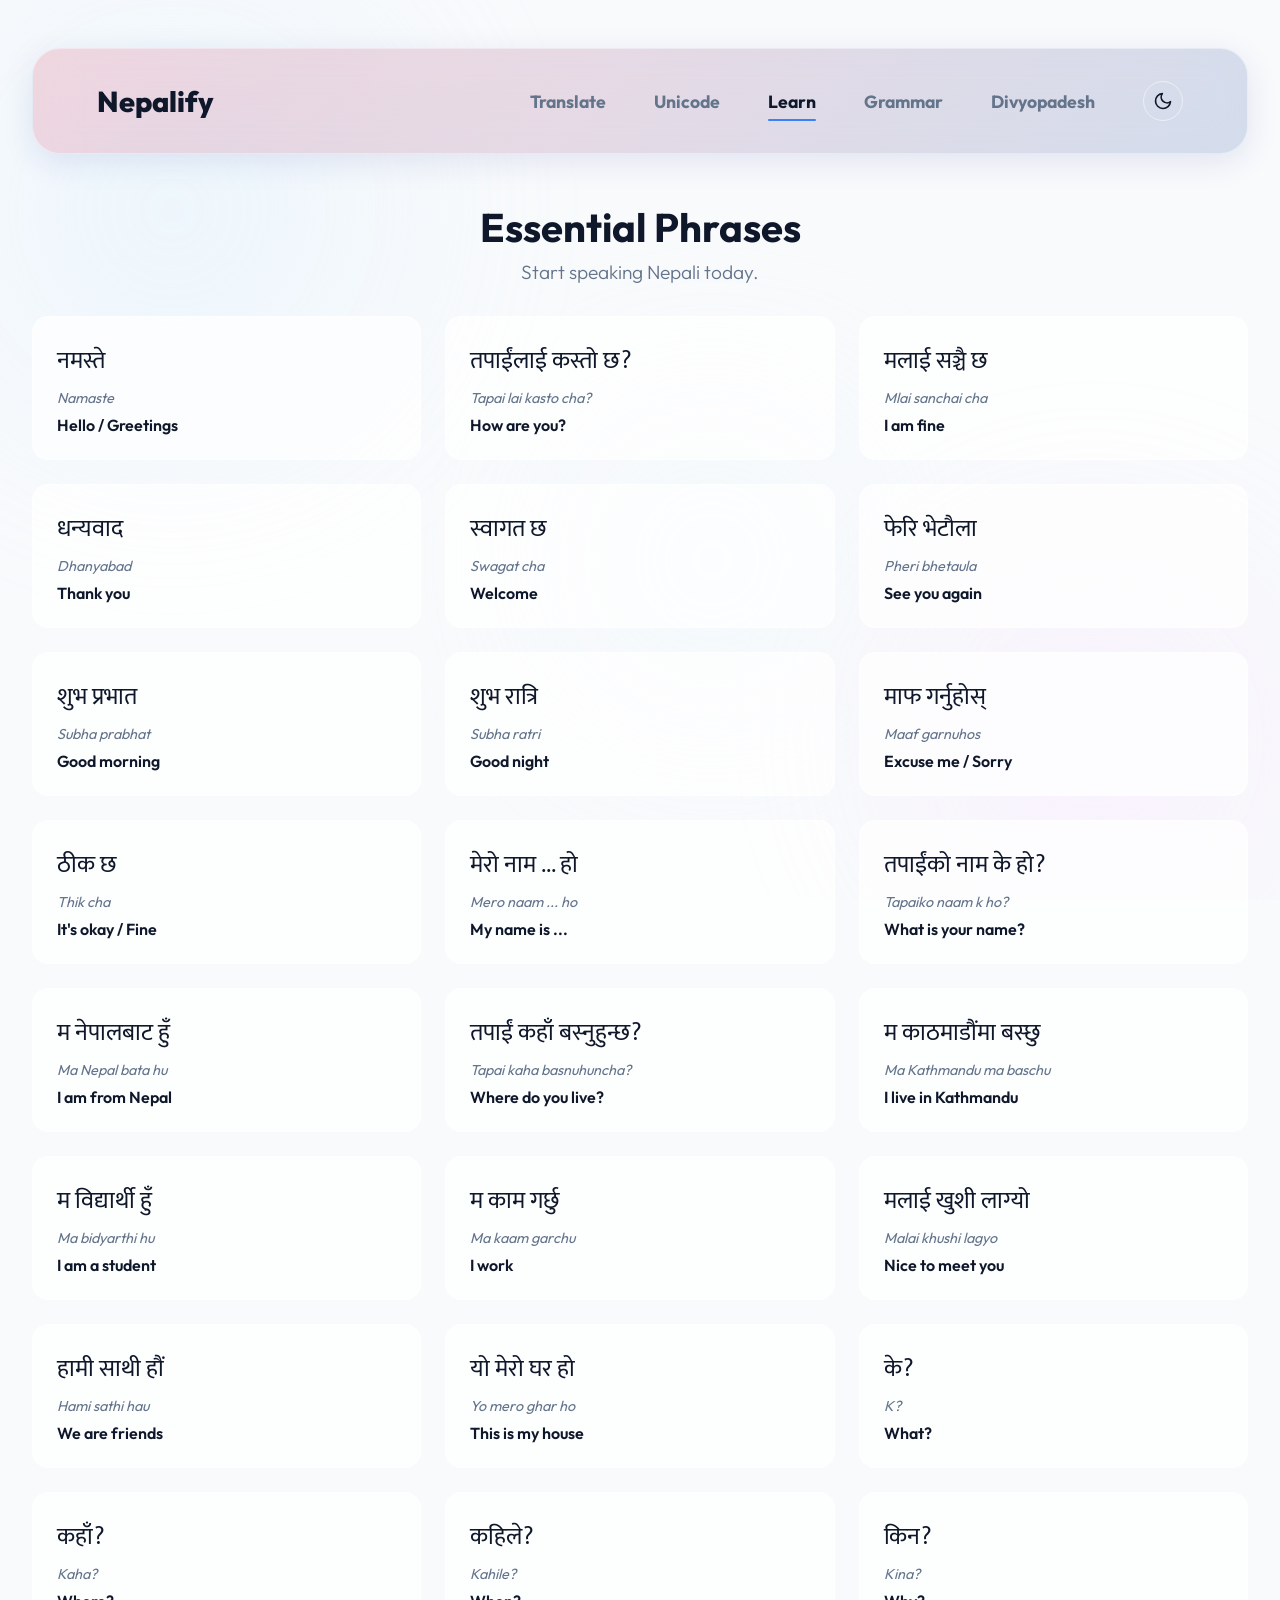
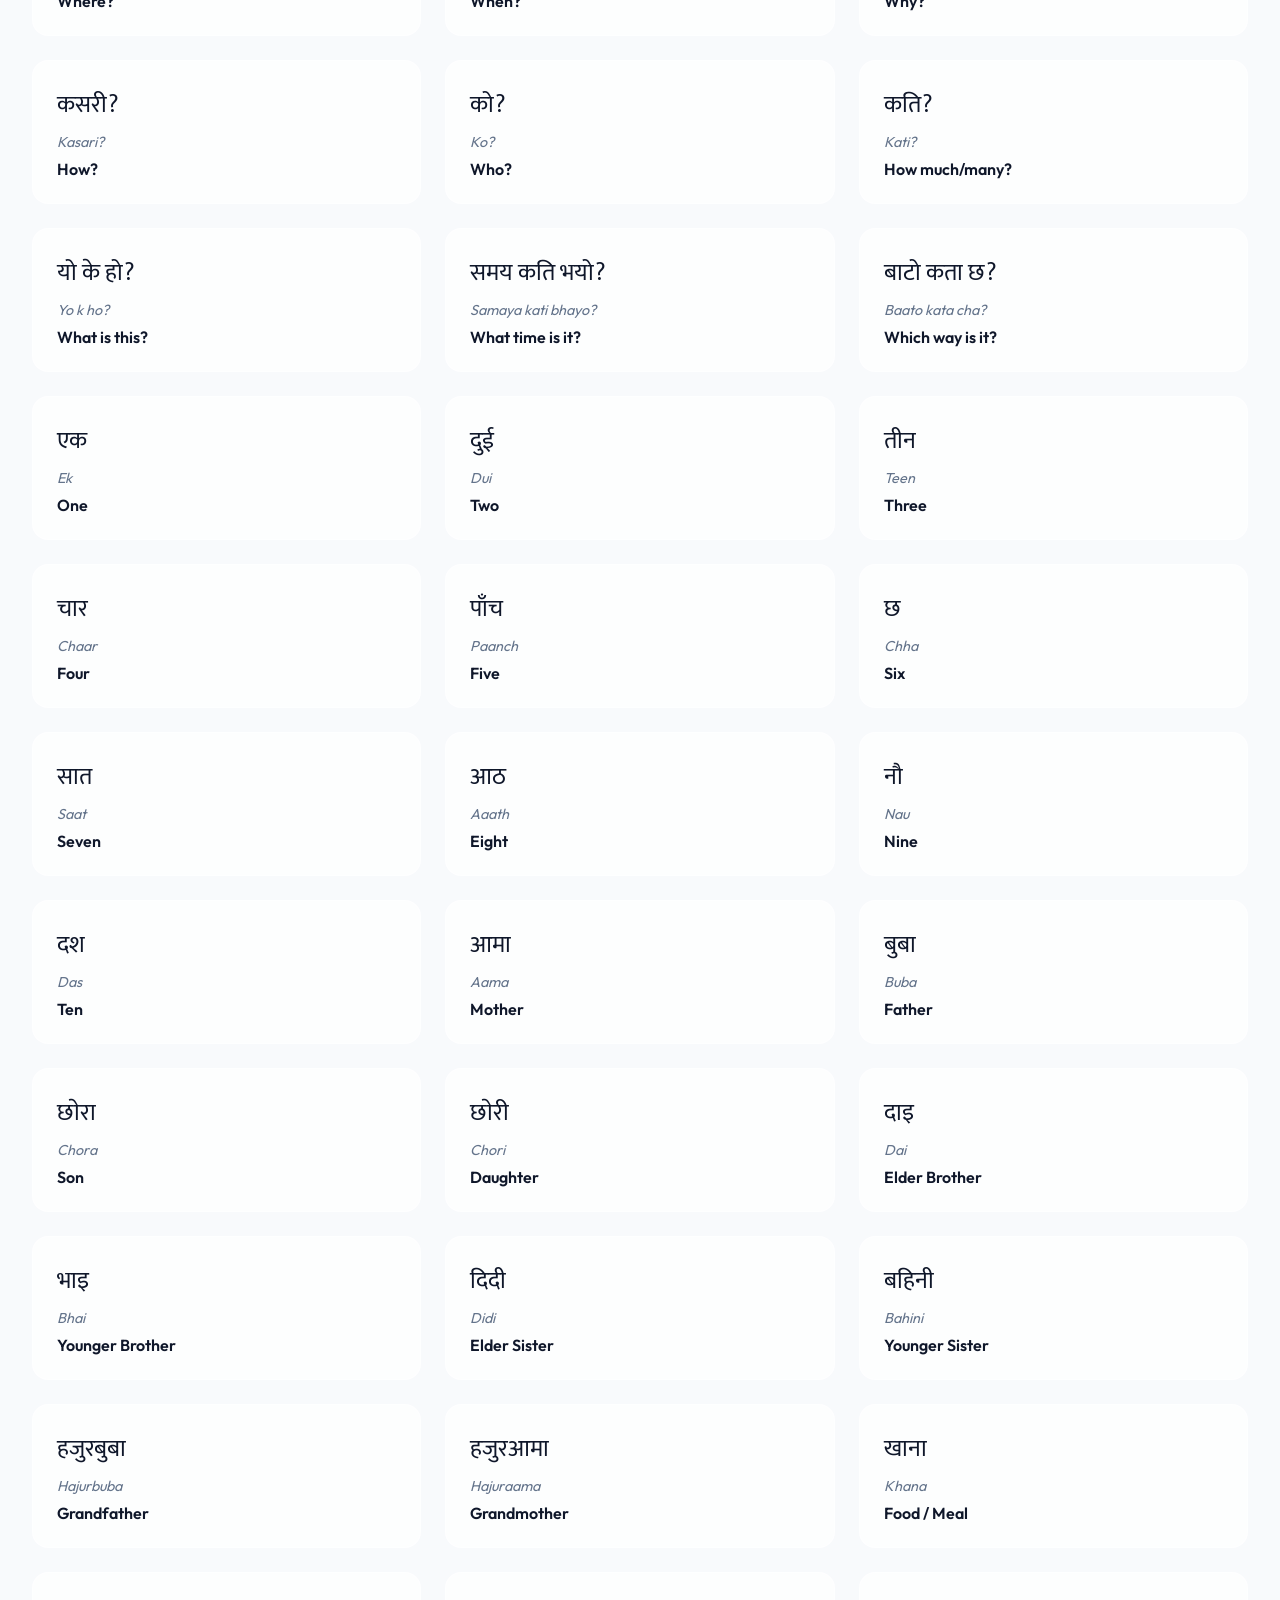
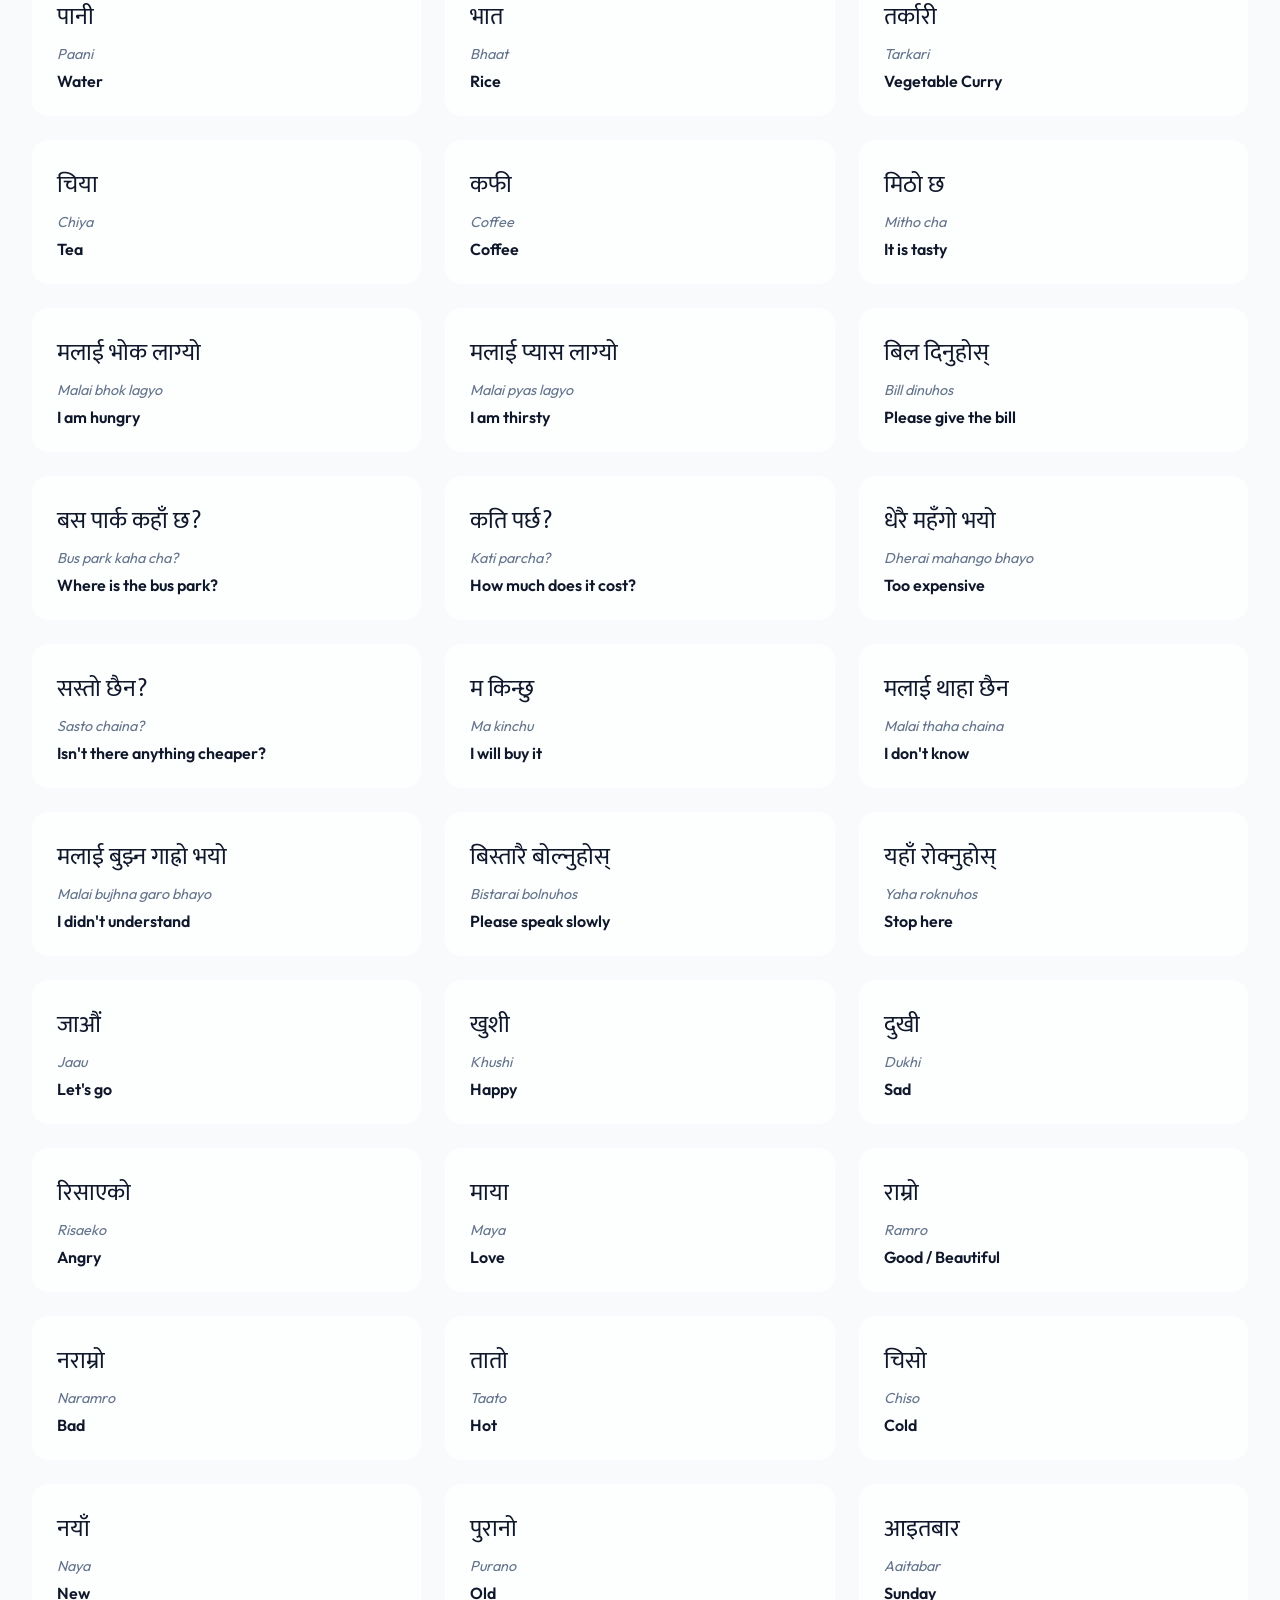
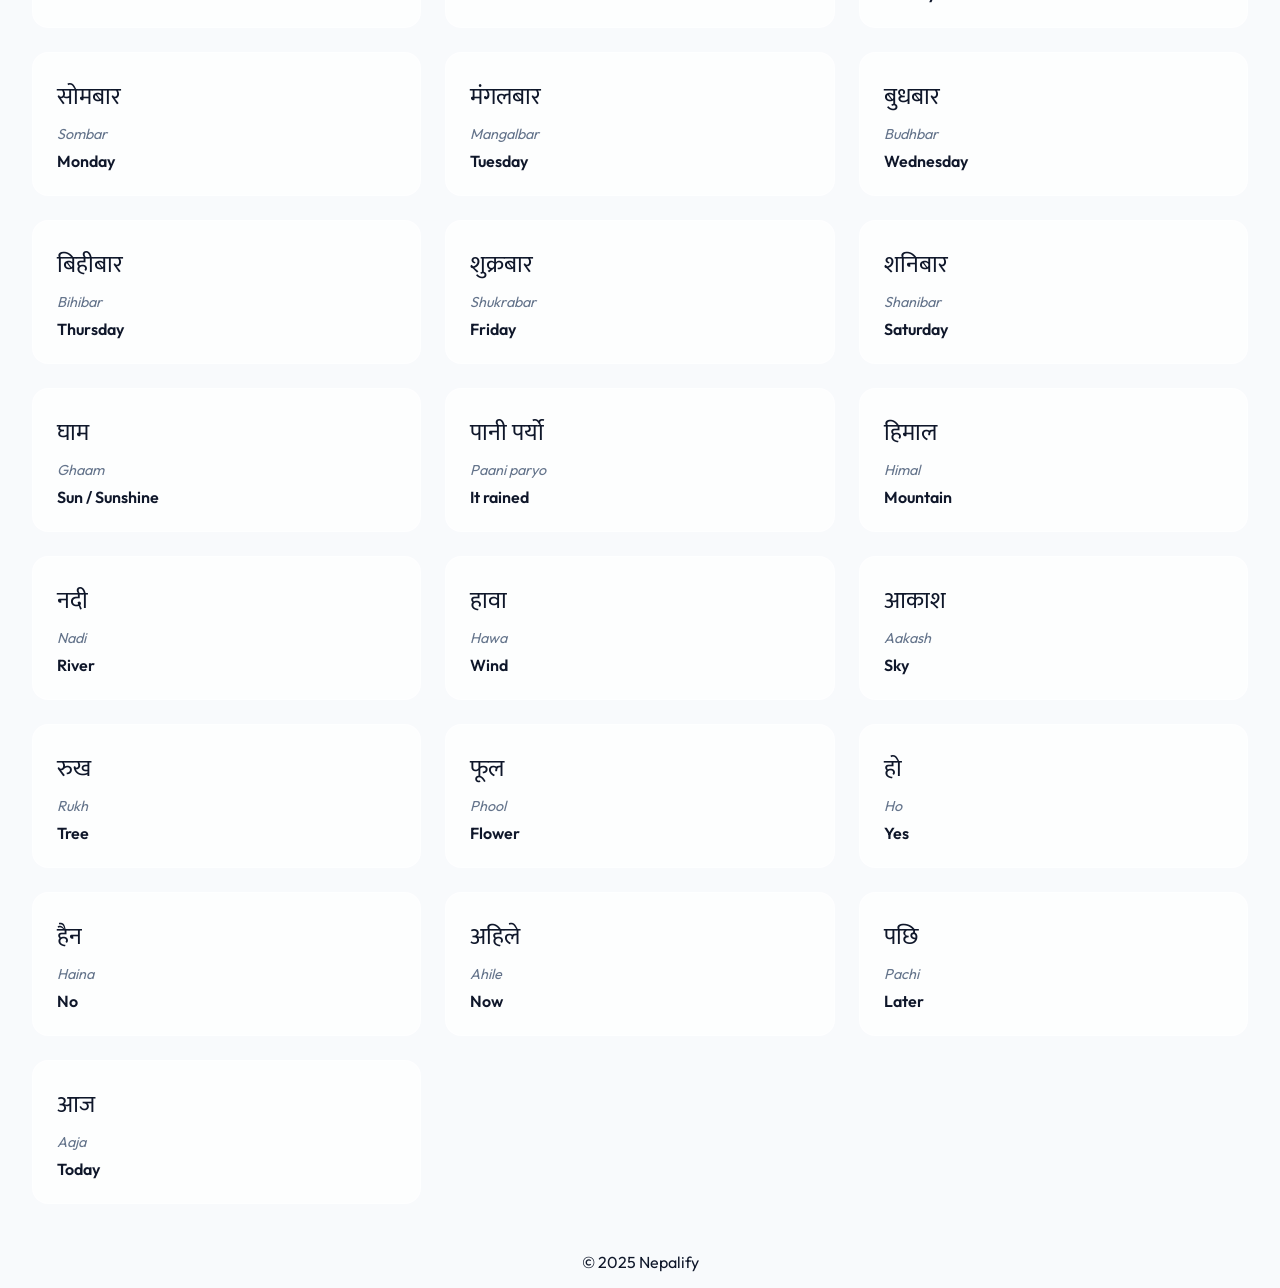
<file: learn.html>
<!DOCTYPE html>
<html lang="en">

<head>
    <meta charset="UTF-8">
    <meta name="viewport" content="width=device-width, initial-scale=1.0">
    <title>Learn Nepali | Nepalify</title>
    <link rel="preconnect" href="https://fonts.googleapis.com">
    <link rel="preconnect" href="https://fonts.gstatic.com" crossorigin>
    <link
        href="https://fonts.googleapis.com/css2?family=Outfit:wght@300;400;500;700&family=Mukta:wght@300;400;600;700&display=swap"
        rel="stylesheet">
    <link rel="icon" type="image/png" href="assets/icon.png">
    <link rel="apple-touch-icon" href="assets/icon.png">
    <link rel="manifest" href="manifest.json">
    <link rel="stylesheet" href="style.css">
</head>

<body>
    <div class="background-ambient">
        <div class="orb orb-1"></div>
        <div class="orb orb-2"></div>
        <div class="orb orb-3"></div>
    </div>

    <div class="app-container">
        <nav class="navbar fade-in">
            <a href="index.html" class="nav-brand">Nepalify</a>
            <div class="nav-links">
                <a href="translate.html">Translate</a>
                <a href="unicode.html">Unicode</a>
                <a href="learn.html" class="active">Learn</a>
                <a href="grammar.html">Grammar</a>
                <a href="divyopadesh.html">Divyopadesh</a>
                <button id="themeToggle" class="theme-toggle" aria-label="Toggle Dark Mode">
                    <svg xmlns="http://www.w3.org/2000/svg" viewBox="0 0 24 24" fill="none" stroke="currentColor"
                        stroke-width="2" stroke-linecap="round" stroke-linejoin="round" class="feather feather-moon">
                        <path d="M21 12.79A9 9 0 1 1 11.21 3 7 7 0 0 0 21 12.79z"></path>
                    </svg>
                </button>
            </div>
        </nav>

        <main class="content-page fade-in-delay-1">
            <h1>Essential Phrases</h1>
            <p class="subtitle">Start speaking Nepali today.</p>

            <div class="phrase-grid" id="phraseGrid">
                <!-- Content will be dynamically populated by script.js -->
            </div>
        </main>

        <footer class="fade-in-delay-2">
            <p>&copy; 2025 Nepalify</p>
        </footer>
    </div>
    <script src="script.js"></script>
</body>

</html>
</file>
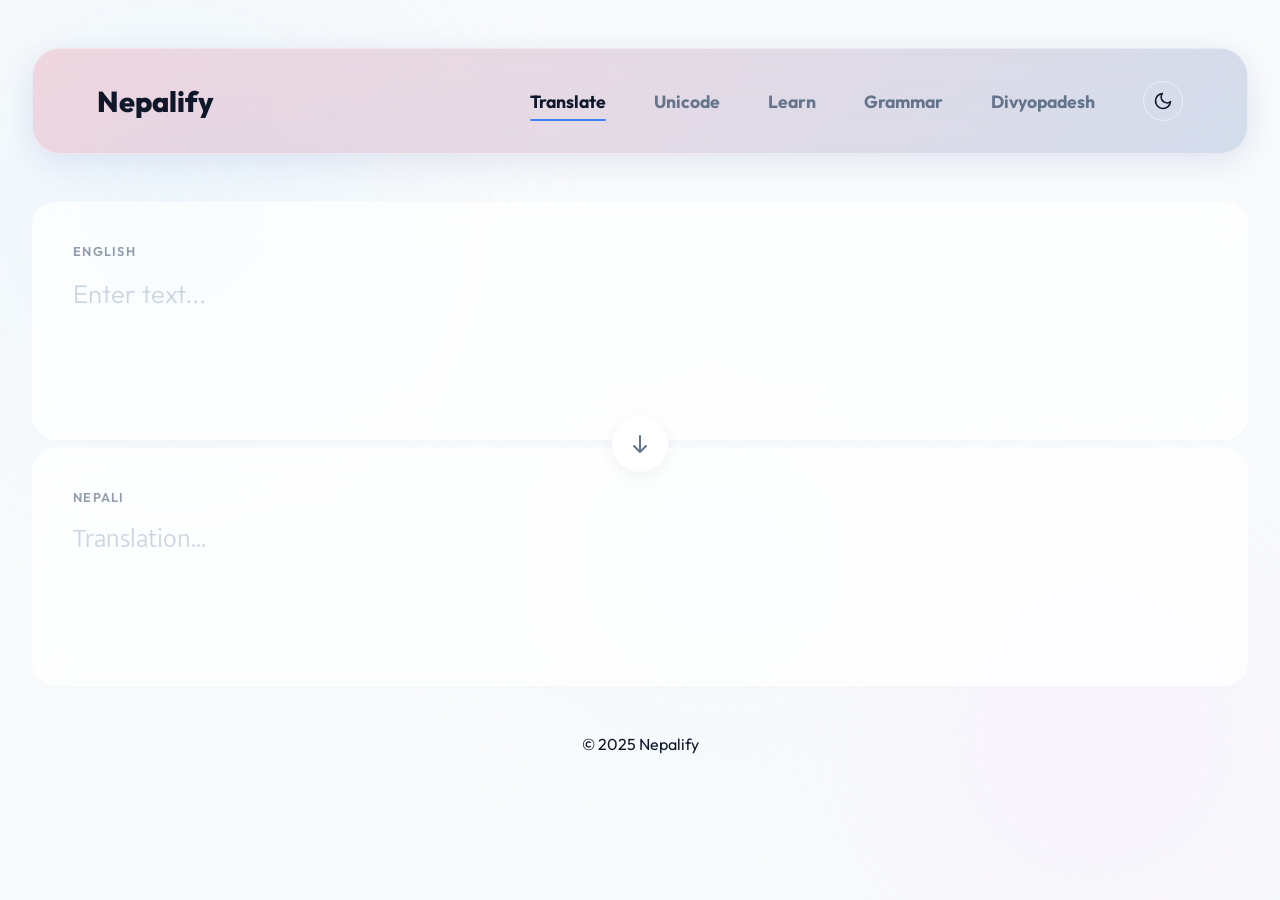
<file: translate.html>
<!DOCTYPE html>
<html lang="en">

<head>
    <meta charset="UTF-8">
    <meta name="viewport" content="width=device-width, initial-scale=1.0">
    <title>Translate | Nepalify</title>
    <link rel="preconnect" href="https://fonts.googleapis.com">
    <link rel="preconnect" href="https://fonts.gstatic.com" crossorigin>
    <link
        href="https://fonts.googleapis.com/css2?family=Outfit:wght@300;400;500;700&family=Mukta:wght@300;400;600;700&display=swap"
        rel="stylesheet">
    <link rel="icon" type="image/png" href="assets/icon.png">
    <link rel="apple-touch-icon" href="assets/icon.png">
    <link rel="manifest" href="manifest.json">
    <link rel="stylesheet" href="style.css">
</head>

<body>
    <!-- Ambient Background Animation -->
    <div class="background-ambient">
        <div class="orb orb-1"></div>
        <div class="orb orb-2"></div>
        <div class="orb orb-3"></div>
    </div>

    <div class="app-container">
        <nav class="navbar fade-in">
            <a href="index.html" class="nav-brand">Nepalify</a>
            <div class="nav-links">
                <a href="translate.html" class="active">Translate</a>
                <a href="unicode.html">Unicode</a>
                <a href="learn.html">Learn</a>
                <a href="grammar.html">Grammar</a>
                <a href="divyopadesh.html">Divyopadesh</a>
                <button id="themeToggle" class="theme-toggle" aria-label="Toggle Dark Mode">
                    <svg xmlns="http://www.w3.org/2000/svg" viewBox="0 0 24 24" fill="none" stroke="currentColor"
                        stroke-width="2" stroke-linecap="round" stroke-linejoin="round" class="feather feather-moon">
                        <path d="M21 12.79A9 9 0 1 1 11.21 3 7 7 0 0 0 21 12.79z"></path>
                    </svg>
                </button>
            </div>
        </nav>

        <main class="transliteration-box fade-in-delay-1">
            <div class="input-block">
                <label for="romanInput">English</label>
                <textarea id="romanInput" placeholder="Enter text..." spellcheck="false"></textarea>
            </div>

            <div class="connector">
                <div class="arrow-circle">
                    <svg width="24" height="24" viewBox="0 0 24 24" fill="none" xmlns="http://www.w3.org/2000/svg">
                        <path d="M12 4L12 20M12 20L18 14M12 20L6 14" stroke="currentColor" stroke-width="2"
                            stroke-linecap="round" stroke-linejoin="round" />
                    </svg>
                </div>
            </div>

            <div class="output-block">
                <label for="nepaliOutput">Nepali</label>
                <textarea id="nepaliOutput" readonly placeholder="Translation..."></textarea>
            </div>
        </main>

        <footer class="fade-in-delay-2">
            <p>&copy; 2025 Nepalify</p>
        </footer>
    </div>

    <script src="script.js"></script>
</body>

</html>
</file>
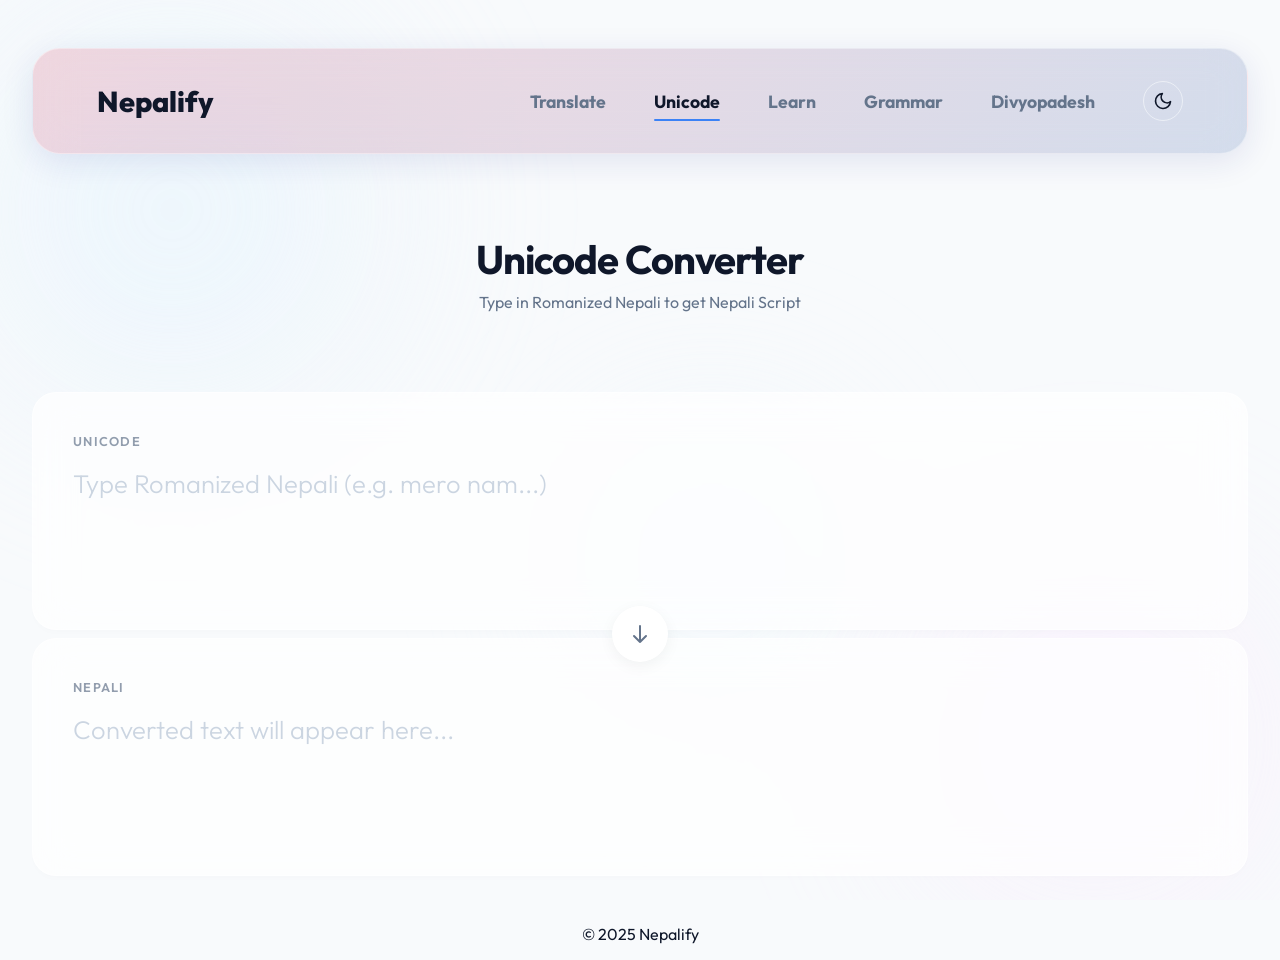
<file: unicode.html>
<!DOCTYPE html>
<html lang="en">

<head>
    <meta charset="UTF-8">
    <meta name="viewport" content="width=device-width, initial-scale=1.0">
    <title>Unicode to Nepali | Nepalify</title>
    <link rel="preconnect" href="https://fonts.googleapis.com">
    <link rel="preconnect" href="https://fonts.gstatic.com" crossorigin>
    <link
        href="https://fonts.googleapis.com/css2?family=Outfit:wght@300;400;500;700&family=Mukta:wght@300;400;600;700&display=swap"
        rel="stylesheet">
    <link rel="icon" type="image/png" href="assets/icon.png">
    <link rel="apple-touch-icon" href="assets/icon.png">
    <link rel="manifest" href="manifest.json">
    <link rel="stylesheet" href="style.css">
</head>

<body>
    <div class="background-ambient">
        <div class="orb orb-1"></div>
        <div class="orb orb-2"></div>
        <div class="orb orb-3"></div>
    </div>

    <div class="app-container">
        <nav class="navbar fade-in">
            <a href="index.html" class="nav-brand">Nepalify</a>
            <div class="nav-links">
                <a href="translate.html">Translate</a>
                <a href="unicode.html" class="active">Unicode</a>
                <a href="learn.html">Learn</a>
                <a href="grammar.html">Grammar</a>
                <a href="divyopadesh.html">Divyopadesh</a>
                <button id="themeToggle" class="theme-toggle" aria-label="Toggle Dark Mode">
                    <svg xmlns="http://www.w3.org/2000/svg" viewBox="0 0 24 24" fill="none" stroke="currentColor"
                        stroke-width="2" stroke-linecap="round" stroke-linejoin="round" class="feather feather-moon">
                        <path d="M21 12.79A9 9 0 1 1 11.21 3 7 7 0 0 0 21 12.79z"></path>
                    </svg>
                </button>
            </div>
        </nav>

        <header class="home-hero fade-in-delay-1" style="margin-bottom: 2rem;">
            <h1>Unicode Converter</h1>
            <p style="color: var(--text-secondary); margin-top: 0.5rem;">Type in Romanized Nepali to get Nepali Script
            </p>
        </header>

        <main class="transliteration-box fade-in-delay-1">
            <div class="input-block">
                <label for="unicodeInput">Unicode</label>
                <textarea id="unicodeInput" placeholder="Type Romanized Nepali (e.g. mero nam...)"
                    spellcheck="false"></textarea>
            </div>

            <div class="connector">
                <div class="arrow-circle">
                    <svg width="24" height="24" viewBox="0 0 24 24" fill="none" xmlns="http://www.w3.org/2000/svg">
                        <path d="M12 4L12 20M12 20L18 14M12 20L6 14" stroke="currentColor" stroke-width="2"
                            stroke-linecap="round" stroke-linejoin="round" />
                    </svg>
                </div>
            </div>

            <div class="output-block">
                <label for="unicodeOutput">Nepali</label>
                <textarea id="unicodeOutput" readonly placeholder="Converted text will appear here..."></textarea>
            </div>
        </main>

        <footer class="fade-in-delay-2">
            <p>&copy; 2025 Nepalify</p>
        </footer>
    </div>
    <script src="script.js"></script>
</body>

</html>
</file>
<file: style.css>
:root {
    /* Light Theme (Default) */
    --bg-color: #f8fafc;
    --text-primary: #0f172a;
    --text-secondary: #64748b;
    --surface-white: rgba(255, 255, 255, 0.7);
    --surface-glass: rgba(255, 255, 255, 0.4);
    --border-light: rgba(255, 255, 255, 0.5);
    --accent-glow: rgba(56, 189, 248, 0.15);
    --accent-color: #3b82f6;
    --font-main: 'Outfit', sans-serif;
    --font-nepali: 'Mukta', sans-serif;

    --ease-out: cubic-bezier(0.2, 0.8, 0.2, 1);
    --transition-speed: 0.5s;
}

[data-theme="dark"] {
    --bg-color: #0f172a;
    --text-primary: #f8fafc;
    --text-secondary: #94a3b8;
    --surface-white: rgba(30, 41, 59, 0.7);
    --surface-glass: rgba(30, 41, 59, 0.4);
    --border-light: rgba(255, 255, 255, 0.1);
    --accent-glow: rgba(56, 189, 248, 0.1);
}

* {
    margin: 0;
    padding: 0;
    box-sizing: border-box;
    transition: background-color var(--transition-speed) var(--ease-out),
        color var(--transition-speed) var(--ease-out),
        border-color var(--transition-speed) var(--ease-out),
        box-shadow var(--transition-speed) var(--ease-out);
}

body {
    font-family: var(--font-main);
    background-color: var(--bg-color);
    color: var(--text-primary);
    min-height: 100vh;
    display: flex;
    justify-content: center;
    align-items: flex-start;
    overflow-x: hidden;
    position: relative;
    padding-top: 2rem;
}

/* --- Ambient Background --- */
.background-ambient {
    position: fixed;
    top: 0;
    left: 0;
    width: 100%;
    height: 100%;
    z-index: -1;
    overflow: hidden;
    pointer-events: none;
}

.orb {
    position: absolute;
    border-radius: 50%;
    filter: blur(80px);
    opacity: 0.6;
    animation: float 20s infinite ease-in-out alternate;
}

.orb-1 {
    width: 600px;
    height: 600px;
    background: radial-gradient(circle, #e0f2fe 0%, transparent 70%);
    top: -10%;
    left: -10%;
}

.orb-2 {
    width: 500px;
    height: 500px;
    background: radial-gradient(circle, #fae8ff 0%, transparent 70%);
    bottom: -10%;
    right: -5%;
    animation-delay: -5s;
}

.orb-3 {
    width: 400px;
    height: 400px;
    background: radial-gradient(circle, #f0f9ff 0%, transparent 70%);
    top: 40%;
    left: 40%;
    animation-delay: -10s;
}

/* Floating Letters Logic (Grammar Background) */
.floating-letter {
    position: absolute;
    font-family: var(--font-nepali);
    font-size: 8rem;
    font-weight: 800;
    color: rgba(0, 0, 0, 0.03);
    user-select: none;
    animation: floatLetter 15s infinite linear;
}

[data-theme="dark"] .floating-letter {
    color: rgba(255, 255, 255, 0.03);
    /* Fix: White opacity for dark mode */
}

.letter-1 {
    top: 20%;
    left: 10%;
    animation-delay: 0s;
}

.letter-2 {
    top: 60%;
    right: 15%;
    animation-delay: -5s;
    font-size: 12rem;
}

.letter-3 {
    bottom: 10%;
    left: 30%;
    animation-delay: -8s;
    font-size: 6rem;
}

.letter-4 {
    top: 15%;
    right: 10%;
    animation-delay: -3s;
    font-size: 10rem;
    transform: rotate(-15deg);
}

.letter-5 {
    bottom: 20%;
    right: 20%;
    animation-delay: -12s;
    font-size: 7rem;
}

.letter-6 {
    top: 45%;
    left: 5%;
    animation-delay: -10s;
    font-size: 5rem;
}

@keyframes floatLetter {
    0% {
        transform: translateY(0) rotate(0deg);
    }

    50% {
        transform: translateY(-50px) rotate(10deg);
    }

    100% {
        transform: translateY(0) rotate(0deg);
    }
}

@keyframes float {
    0% {
        transform: translate(0, 0) scale(1);
    }

    100% {
        transform: translate(30px, 50px) scale(1.1);
    }
}

/* --- App Container --- */
.app-container {
    width: 100%;
    max-width: 1300px;
    padding: 1rem 2rem;
    display: flex;
    flex-direction: column;
    gap: 3rem;
    align-items: center;
    position: relative;
    z-index: 1;
}

/* --- Navbar --- */
.navbar {
    width: 100%;
    display: flex;
    justify-content: space-between;
    align-items: center;
    /* Nepali Flag Gradient: Crimson Red to Blue */
    background: linear-gradient(135deg, rgba(220, 20, 60, 0.15), rgba(0, 56, 147, 0.15));
    backdrop-filter: blur(20px);
    -webkit-backdrop-filter: blur(20px);
    box-shadow: 0 8px 32px 0 rgba(31, 38, 135, 0.1);
    padding: 2rem 4rem;
    /* Even larger padding */
    border-radius: 28px;
    border: 1px solid rgba(255, 255, 255, 0.4);
}

.nav-brand {
    font-weight: 800;
    font-size: 1.8rem;
    /* Larger */
    text-decoration: none;
    color: var(--text-primary);
}

.nav-links {
    display: flex;
    gap: 3rem;
    /* Larger gap */
    align-items: center;
}

.nav-links a {
    text-decoration: none;
    color: var(--text-secondary);
    font-weight: 700;
    font-size: 1.1rem;
    /* Adjusted for better fit */
    transition: color 0.3s var(--ease-out);
    position: relative;
    padding: 0.5rem 0;
}

.nav-links a::after {
    content: '';
    position: absolute;
    bottom: 0;
    left: 0;
    width: 0;
    height: 2px;
    background: var(--accent-color);
    transition: width 0.3s var(--ease-out);
    border-radius: 2px;
}

.nav-links a:hover,
.nav-links a.active {
    color: var(--text-primary);
}

.nav-links a:hover::after,
.nav-links a.active::after {
    width: 100%;
}

.nav-brand {
    font-weight: 800;
    font-size: 1.8rem;
    text-decoration: none;
    color: var(--text-primary);
    transition: transform 0.3s var(--ease-out);
}

.nav-brand:hover {
    transform: scale(1.05);
}

/* --- Theme Toggle --- */
.theme-toggle {
    background: transparent;
    border: 1px solid var(--border-light);
    color: var(--text-primary);
    width: 40px;
    height: 40px;
    border-radius: 50%;
    display: flex;
    align-items: center;
    justify-content: center;
    cursor: pointer;
    transition: all 0.3s var(--ease-out);
}

.theme-toggle:hover {
    background: var(--surface-glass);
    transform: rotate(15deg);
}

.theme-toggle svg {
    width: 20px;
    height: 20px;
    fill: none;
    stroke: currentColor;
    stroke-width: 2;
    stroke-linecap: round;
    stroke-linejoin: round;
}

/* --- Homepage Styles --- */
.home-hero {
    text-align: center;
    margin-top: 2rem;
}

.hero-brand {
    display: flex;
    justify-content: center;
    margin-bottom: 2rem;
}

.logo-icon-large {
    font-family: var(--font-nepali);
    font-weight: 700;
    font-size: 4rem;
    background: var(--text-primary);
    color: var(--bg-color);
    /* Contrast Fix */
    width: 8rem;
    height: 8rem;
    display: flex;
    align-items: center;
    justify-content: center;
    border-radius: 24px;
    box-shadow: 0 20px 40px rgba(0, 0, 0, 0.1);
}

.home-hero h1 {
    font-size: 2.5rem;
    font-weight: 700;
    letter-spacing: -0.03em;
    margin-bottom: 0.5rem;
}

.tagline {
    color: var(--text-secondary);
    font-size: 1.2rem;
    font-weight: 300;
}

.home-grid {
    display: grid;
    grid-template-columns: repeat(auto-fit, minmax(250px, 1fr));
    gap: 2rem;
    width: 100%;
}

.card {
    background: var(--surface-white);
    padding: 2rem;
    border-radius: 24px;
    border: 1px solid var(--border-light);
    text-decoration: none;
    color: var(--text-primary);
    transition: all 0.3s var(--ease-out);
    display: flex;
    flex-direction: column;
    justify-content: space-between;
    min-height: 200px;
}

.card:hover {
    transform: translateY(-5px);
    background: white;
    box-shadow: 0 10px 30px rgba(0, 0, 0, 0.05);
}

.card h3 {
    font-size: 1.4rem;
    margin-bottom: 1rem;
}

.card p {
    color: var(--text-secondary);
    font-size: 0.95rem;
    line-height: 1.5;
}

.card-arrow {
    margin-top: 1.5rem;
    font-size: 1.5rem;
    align-self: flex-end;
}

/* Fix Card Contrast on Hover - Global Override */
[data-theme="dark"] .card:hover,
[data-theme="dark"] .phrase-card:hover {
    background: white;
    color: #0f172a;
    /* Force dark text */
}

[data-theme="dark"] .card:hover h3,
[data-theme="dark"] .card:hover p,
[data-theme="dark"] .card:hover .card-arrow {
    color: #0f172a;
    /* Ensure all children turn dark */
}

/* Specific fix for Phrase Cards on Learn Page */
[data-theme="dark"] .phrase-card:hover .nepali-text,
[data-theme="dark"] .phrase-card:hover .meaning {
    color: #0f172a;
}

[data-theme="dark"] .phrase-card:hover .pronunciation {
    color: #475569;
    /* Dark gray for secondary text */
}

/* --- Translate Page Styles --- */
.transliteration-box {
    width: 100%;
    display: flex;
    flex-direction: column;
    gap: 0;
}

.input-block,
.output-block {
    background: var(--surface-white);
    backdrop-filter: blur(20px);
    -webkit-backdrop-filter: blur(20px);
    border: 1px solid var(--border-light);
    border-radius: 24px;
    padding: 2.5rem;
    transition: all 0.4s var(--ease-out);
    box-shadow: 0 4px 6px -1px rgba(0, 0, 0, 0.01);
}

.input-block:focus-within,
.output-block:focus-within {
    background: rgba(255, 255, 255, 0.9);
    transform: translateY(-2px);
    box-shadow: 0 20px 25px -5px rgba(0, 0, 0, 0.05);
}

.connector {
    display: flex;
    justify-content: center;
    align-items: center;
    margin: -1.5rem 0;
    z-index: 10;
    position: relative;
}

.arrow-circle {
    background: white;
    width: 3.5rem;
    height: 3.5rem;
    border-radius: 50%;
    display: flex;
    align-items: center;
    justify-content: center;
    box-shadow: 0 4px 15px rgba(0, 0, 0, 0.05);
    color: var(--text-secondary);
    transition: all 0.3s var(--ease-out);
    border: 1px solid var(--border-light);
}

.arrow-circle:hover {
    transform: scale(1.1);
    color: var(--text-primary);
    box-shadow: 0 10px 20px rgba(0, 0, 0, 0.08);
}

label {
    display: block;
    font-size: 0.8rem;
    text-transform: uppercase;
    letter-spacing: 0.1em;
    font-weight: 600;
    color: var(--text-secondary);
    margin-bottom: 1rem;
    opacity: 0.7;
}

textarea {
    width: 100%;
    border: none;
    background: transparent;
    font-size: 1.6rem;
    font-family: var(--font-main);
    color: var(--text-primary);
    resize: none;
    outline: none;
    min-height: 120px;
    line-height: 1.5;
}

#nepaliOutput {
    font-family: var(--font-nepali);
}

textarea::placeholder {
    color: #cbd5e1;
    font-weight: 300;
}

/* --- Dark Mode Contrast Fixes --- */
[data-theme="dark"] .input-block:focus-within,
[data-theme="dark"] .output-block:focus-within {
    background: rgba(30, 41, 59, 0.95);
    /* Dark background on focus */
}

[data-theme="dark"] label {
    color: #e2e8f0;
    /* Lighter text for labels */
    opacity: 1;
}

[data-theme="dark"] textarea::placeholder {
    color: #64748b;
    /* Darker placeholder for better contrast against light text, or lighter? */
    /* Actually Slate 400 is #94a3b8. Let's use that for placeholder */
    color: #94a3b8;
}

/* --- Learn Page Styles --- */
.content-page {
    width: 100%;
}

.content-page h1 {
    font-size: 2.5rem;
    font-weight: 700;
    text-align: center;
    margin-bottom: 0.5rem;
}

.subtitle {
    font-size: 1.2rem;
    color: var(--text-secondary);
    text-align: center;
    font-weight: 300;
    margin-bottom: 2rem;
}

.phrase-grid {
    display: grid;
    grid-template-columns: repeat(3, 1fr);
    /* Strict 3 columns */
    gap: 1.5rem;
    width: 100%;
    margin-top: 2rem;
}

.phrase-card {
    background: var(--surface-white);
    padding: 1.5rem;
    border-radius: 16px;
    border: 1px solid var(--border-light);
    display: flex;
    flex-direction: column;
    gap: 0.5rem;
    transition: all 0.3s var(--ease-out);
    position: relative;
    cursor: pointer;
    overflow: hidden;
}

/* Audio Icon Overlay */
.audio-icon {
    position: absolute;
    bottom: 1rem;
    right: 1rem;
    opacity: 0;
    transform: scale(0.8);
    transition: all 0.3s cubic-bezier(0.175, 0.885, 0.32, 1.275);
    color: var(--accent-color);
    background: rgba(255, 255, 255, 0.9);
    width: 40px;
    height: 40px;
    border-radius: 50%;
    display: flex;
    align-items: center;
    justify-content: center;
    box-shadow: 0 4px 15px rgba(0, 0, 0, 0.1);
}

.phrase-card:hover .audio-icon {
    opacity: 1;
    transform: scale(1);
}

/* Mobile responsiveness for grid */
@media (max-width: 900px) {
    .phrase-grid {
        grid-template-columns: repeat(2, 1fr);
    }
}

@media (max-width: 600px) {
    .phrase-grid {
        grid-template-columns: 1fr;
    }
}

.phrase-card {
    background: var(--surface-white);
    padding: 1.5rem;
    border-radius: 16px;
    border: 1px solid var(--border-light);
    display: flex;
    flex-direction: column;
    gap: 0.5rem;
    transition: transform 0.2s;
}

.phrase-card:hover {
    transform: translateY(-5px);
    background: white;
}

.nepali-text {
    font-family: var(--font-nepali);
    font-size: 1.5rem;
    color: var(--text-primary);
}

.pronunciation {
    font-size: 0.9rem;
    color: var(--text-secondary);
    font-style: italic;
}

.meaning {
    font-weight: 600;
    font-size: 1rem;
}

/* --- Grammar Page Specifics --- */
.center-hero {
    text-align: center;
    margin-bottom: 2rem;
}

.center-hero h1 {
    font-size: 3rem;
    margin-bottom: 0.5rem;
}

.grammar-content {
    width: 100%;
    display: flex;
    gap: 3rem;
    align-items: flex-start;
}

/* Sidebar Navigation */
.grammar-sidebar {
    width: 280px;
    background: var(--surface-white);
    padding: 1.5rem;
    border-radius: 20px;
    border: 1px solid var(--border-light);
    position: sticky;
    top: 2rem;
    flex-shrink: 0;
    max-height: calc(100vh - 4rem);
    overflow-y: auto;
    box-shadow: 0 4px 6px -1px rgba(0, 0, 0, 0.05);
}

.grammar-sidebar h3 {
    font-size: 1.1rem;
    margin-bottom: 1rem;
    color: var(--text-primary);
    padding-bottom: 0.5rem;
    border-bottom: 1px solid var(--border-light);
}

.toc-list {
    list-style: none;
    display: flex;
    flex-direction: column;
    gap: 0.5rem;
}

.toc-list a {
    text-decoration: none;
    color: var(--text-secondary);
    font-size: 0.95rem;
    padding: 0.8rem 1rem;
    border-radius: 10px;
    transition: all 0.2s;
    font-weight: 500;
    display: block;
}

.toc-list a:hover,
.toc-list a.active {
    background: rgba(236, 72, 153, 0.08);
    /* Pink tint */
    color: var(--accent-color);
}

/* Main Content Area */
.grammar-main-area {
    flex: 1;
    display: flex;
    flex-direction: column;
    gap: 4rem;
    /* Spacing between chapters */
}

.chapter-block {
    scroll-margin-top: 2rem;
}

.chapter-title {
    font-size: 2rem;
    font-weight: 800;
    margin-bottom: 2rem;
    color: var(--text-primary);
    display: flex;
    align-items: center;
    gap: 1rem;
}

.chapter-number {
    background: var(--accent-color);
    color: white;
    font-size: 1rem;
    padding: 0.3rem 0.8rem;
    border-radius: 99px;
    text-transform: uppercase;
    font-weight: 700;
    letter-spacing: 0.05em;
}

.grammar-section-block {
    margin-bottom: 3rem;
    background: rgba(255, 255, 255, 0.5);
    padding: 2rem;
    border-radius: 24px;
    border: 1px solid rgba(255, 255, 255, 0.4);
}

.section-header {
    margin-bottom: 1.5rem;
    text-align: left;
}

.section-header h2 {
    font-size: 1.5rem;
    font-weight: 700;
    margin-bottom: 0.5rem;
}

/* Mobile Responsive Sidebar */
@media (max-width: 900px) {
    .grammar-content {
        flex-direction: column;
    }

    .grammar-sidebar {
        width: 100%;
        position: static;
        max-height: none;
    }
}

.section-header h2 {
    font-size: 2rem;
    font-weight: 700;
}

.nepali-sub {
    font-family: var(--font-nepali);
    color: var(--accent-color);
    margin-left: 0.5rem;
}

.alphabet-grid {
    display: grid;
    grid-template-columns: repeat(auto-fit, minmax(100px, 1fr));
    gap: 1.5rem;
    padding: 1rem;
    perspective: 1000px;
}

.compact-grid {
    grid-template-columns: repeat(auto-fit, minmax(80px, 1fr));
}

.letter-card {
    background: var(--surface-white);
    aspect-ratio: 1;
    border-radius: 20px;
    display: flex;
    flex-direction: column;
    align-items: center;
    justify-content: center;
    border: 1px solid var(--border-light);
    cursor: pointer;
    transition: transform 0.3s cubic-bezier(0.34, 1.56, 0.64, 1), box-shadow 0.3s ease;
    position: relative;
    overflow: hidden;
}

.letter-card:hover {
    transform: scale(1.15) rotate(2deg);
    background: white;
    /* Fix: Force dark text on white card */
    box-shadow: 0 15px 30px rgba(59, 130, 246, 0.15);
    border-color: var(--accent-color);
    z-index: 10;
}

/* Hand Writing Animation Overlay */


.letter-card .l-nepali {
    font-family: var(--font-nepali);
    font-size: 2.5rem;
    font-weight: 700;
    color: var(--text-primary);
    transition: color 0.3s ease;
}

.letter-card:hover .l-nepali {
    color: var(--accent-color);
    text-shadow: 0 0 2px var(--accent-color);
}

.l-roman {
    font-size: 0.9rem;
    color: var(--text-secondary);
    margin-top: -5px;
    font-weight: 500;
    opacity: 0.7;
}

.letter-card:hover .l-roman {
    color: var(--accent-color);
    opacity: 1;
}

.rules-grid {
    display: grid;
    grid-template-columns: repeat(auto-fit, minmax(280px, 1fr));
    gap: 2rem;
}

.rule-card {
    background: white;
    padding: 2rem;
    border-radius: 24px;
    box-shadow: 0 4px 20px rgba(0, 0, 0, 0.03);
    transition: transform 0.3s ease;
}

.rule-card:hover {
    transform: translateY(-5px);
}

.rule-card h3 {
    margin-bottom: 1.5rem;
    font-size: 1.25rem;
    border-bottom: 2px solid var(--bg-color);
    padding-bottom: 0.5rem;
}

.rule-diagram {
    display: flex;
    align-items: center;
    justify-content: space-between;
    background: var(--bg-color);
    padding: 1rem;
    border-radius: 12px;
    margin-bottom: 1rem;
    font-weight: 600;
}

.rule-tag {
    font-size: 0.8rem;
    color: var(--text-secondary);
    text-transform: uppercase;
}

.rule-arrow {
    color: var(--accent-color);
    font-style: italic;
    font-size: 0.9rem;
}

.rule-desc {
    font-size: 0.95rem;
    color: var(--text-secondary);
    line-height: 1.5;
}

.respect-ladder {
    list-style: none;
    display: flex;
    flex-direction: column;
    gap: 0.8rem;
}

.respect-ladder li {
    display: flex;
    justify-content: space-between;
    padding: 0.8rem;
    border-radius: 12px;
    font-family: var(--font-nepali);
    font-size: 1.1rem;
}

.respect-ladder .high {
    background: #ecfdf5;
    color: #047857;
}

.respect-ladder .med {
    background: #eff6ff;
    color: #1d4ed8;
}

.respect-ladder .low {
    background: #fef2f2;
    color: #b91c1c;
}

.respect-ladder small {
    font-family: var(--font-main);
    font-size: 0.8rem;
    opacity: 0.8;
    align-self: center;
}

.gender-split {
    display: flex;
    gap: 1rem;
    margin-bottom: 1rem;
}

.gender-split>div {
    flex: 1;
    background: var(--bg-color);
    padding: 1rem;
    border-radius: 12px;
    text-align: center;
}

.gender-split span {
    display: block;
    font-size: 0.9rem;
    color: var(--text-secondary);
    margin-bottom: 0.5rem;
}

.masc strong {
    color: #3b82f6;
}

.fem strong {
    color: #ec4899;
}

/* --- New Grammar Sections --- */

/* Grammar Tables (Pronouns & Verbs) */
.grammar-table-container {
    overflow-x: auto;
    background: var(--surface-white);
    border-radius: 24px;
    box-shadow: 0 4px 6px -1px rgba(0, 0, 0, 0.05);
    padding: 1rem;
    border: 1px solid var(--border-light);
}

.grammar-table {
    width: 100%;
    border-collapse: collapse;
    min-width: 500px;
}

.grammar-table th,
.grammar-table td {
    padding: 1.2rem;
    text-align: left;
    border-bottom: 1px solid var(--border-light);
}

.grammar-table th {
    background: rgba(236, 72, 153, 0.05);
    /* Very light accent */
    color: var(--accent-color);
    font-weight: 700;
    text-transform: uppercase;
    font-size: 0.85rem;
    letter-spacing: 0.05em;
}

.grammar-table tr:last-child td {
    border-bottom: none;
}

.nepali-cell {
    font-family: var(--font-nepali);
    font-size: 1.4rem;
    color: var(--text-primary);
    font-weight: 600;
}

.roman-sub {
    display: block;
    font-size: 0.85rem;
    color: var(--text-secondary);
    font-family: var(--font-main);
    font-weight: 400;
    margin-top: 0.2rem;
}

/* Particle Cards */
.particle-grid {
    display: grid;
    grid-template-columns: repeat(auto-fit, minmax(200px, 1fr));
    gap: 1.5rem;
}

.particle-card {
    background: var(--surface-white);
    padding: 2rem;
    border-radius: 20px;
    border: 1px solid var(--border-light);
    text-align: center;
    transition: transform 0.3s ease, box-shadow 0.3s ease;
    cursor: default;
    position: relative;
    overflow: hidden;
}

.particle-card:hover {
    transform: translateY(-5px);
    box-shadow: 0 10px 25px -5px rgba(0, 0, 0, 0.1);
    border-color: var(--accent-color);
}

.particle-main {
    font-family: var(--font-nepali);
    font-size: 3rem;
    font-weight: 700;
    color: var(--accent-color);
    margin-bottom: 0.5rem;
    display: block;
}

.particle-meaning {
    font-size: 1.1rem;
    font-weight: 600;
    color: var(--text-primary);
    margin-bottom: 1rem;
    display: block;
}

.particle-example {
    background: var(--bg-color);
    padding: 0.8rem;
    border-radius: 12px;
    font-size: 0.9rem;
    color: var(--text-secondary);
    line-height: 1.5;
}

.example-nepali {
    font-family: var(--font-nepali);
    color: var(--text-primary);
    font-weight: 500;
}

/* Dark Mode fixes for new elements */
[data-theme="dark"] .grammar-table-container,
[data-theme="dark"] .particle-card {
    background: var(--surface-white);
    /* stays slate-800 */
    border-color: rgba(255, 255, 255, 0.1);
}

[data-theme="dark"] .particle-card:hover {
    background: var(--surface-white);
    /* No white flash on hover for these info cards */
    border-color: var(--accent-color);
}

[data-theme="dark"] .grammar-table th {
    background: rgba(255, 255, 255, 0.05);
}

[data-theme="dark"] .particle-example {
    background: rgba(0, 0, 0, 0.2);
}

[data-theme="dark"] .grammar-sidebar {
    background: var(--surface-white);
    border-color: rgba(255, 255, 255, 0.1);
}

[data-theme="dark"] .grammar-section-block {
    background: rgba(30, 41, 59, 0.5);
    /* Slate 800 transparent */
    border-color: rgba(255, 255, 255, 0.05);
}

[data-theme="dark"] .toc-list a:hover,
[data-theme="dark"] .toc-list a.active {
    background: rgba(236, 72, 153, 0.15);
}

/* --- History / Divyopadesh Page Styles --- */
.history-hero {
    text-align: center;
    margin-bottom: 4rem;
    position: relative;
    padding: 3rem 1rem;
}

.royal-title {
    font-size: 3.5rem;
    font-weight: 800;
    background: linear-gradient(135deg, #FFD700, #B8860B);
    background-clip: text;
    -webkit-background-clip: text;
    -webkit-text-fill-color: transparent;
    margin-bottom: 1rem;
    filter: drop-shadow(0 2px 4px rgba(0, 0, 0, 0.2));
}

.royal-subtitle {
    font-size: 1.4rem;
    color: var(--text-secondary);
    font-style: italic;
    max-width: 700px;
    margin: 0 auto;
}

.royal-bio {
    max-width: 800px;
    margin: 2.5rem auto 0;
    text-align: center;
    font-size: 1.25rem;
    line-height: 1.8;
    color: var(--text-primary);
    border-top: 1px solid rgba(184, 134, 11, 0.3);
    border-bottom: 1px solid rgba(184, 134, 11, 0.3);
    padding: 2rem 1rem;
    background: linear-gradient(to right, transparent, rgba(184, 134, 11, 0.05), transparent);
}

.section-header-royal {
    text-align: center;
    margin-bottom: 2.5rem;
    border-bottom: 2px solid rgba(184, 134, 11, 0.2);
    padding-bottom: 1rem;
    width: 100%;
}

.section-header-royal h2 {
    font-size: 2rem;
    color: #B8860B;
    font-family: serif;
    margin-bottom: 0.5rem;
}

.section-header-royal span {
    font-size: 1rem;
    color: var(--text-secondary);
    text-transform: uppercase;
    letter-spacing: 0.1em;
}

.teachings-grid {
    display: grid;
    grid-template-columns: repeat(3, 1fr);
    gap: 2.5rem;
    padding-bottom: 4rem;
}

/* Responsive Grid for Smaller Screens */
@media (max-width: 1024px) {
    .teachings-grid {
        grid-template-columns: repeat(2, 1fr);
    }
}

@media (max-width: 640px) {
    .teachings-grid {
        grid-template-columns: 1fr;
    }
}

/* --- Mobile/Responsive Enhancements --- */
@media (max-width: 768px) {
    .app-container {
        padding: 1rem;
        gap: 2rem;
    }

    .navbar {
        padding: 1.5rem;
        flex-direction: column;
        gap: 1.5rem;
    }

    .nav-links {
        gap: 1.2rem;
        flex-wrap: wrap;
        justify-content: center;
    }

    .nav-links a {
        font-size: 1rem;
    }

    /* Translate Page Mobile */
    .input-block,
    .output-block {
        padding: 1.5rem;
    }

    textarea {
        font-size: 1.2rem;
    }

    /* Home Page Mobile */
    .logo-icon-large {
        width: 5rem;
        height: 5rem;
        font-size: 2.5rem;
        border-radius: 16px;
    }

    .home-hero h1 {
        font-size: 1.8rem;
    }

    .tagline {
        font-size: 1rem;
    }

    /* Royal/History Page Mobile */
    .royal-title {
        font-size: 2.2rem;
    }

    .royal-subtitle {
        font-size: 1.1rem;
    }

    .royal-bio {
        font-size: 1rem;
        padding: 1.5rem;
    }

    .teachings-grid {
        grid-template-columns: 1fr;
        gap: 2rem;
    }

    /* Learn Page Mobile */
    .alphabet-grid {
        grid-template-columns: repeat(3, 1fr);
        gap: 1rem;
    }

    .phrase-grid {
        grid-template-columns: 1fr;
    }

    .l-nepali {
        font-size: 2rem;
    }
}

@media (max-width: 480px) {
    .alphabet-grid {
        grid-template-columns: repeat(3, 1fr);
        gap: 0.8rem;
    }

    .nav-links {
        gap: 0.8rem;
    }

    .nav-links a {
        font-size: 0.9rem;
    }
}
</file>
